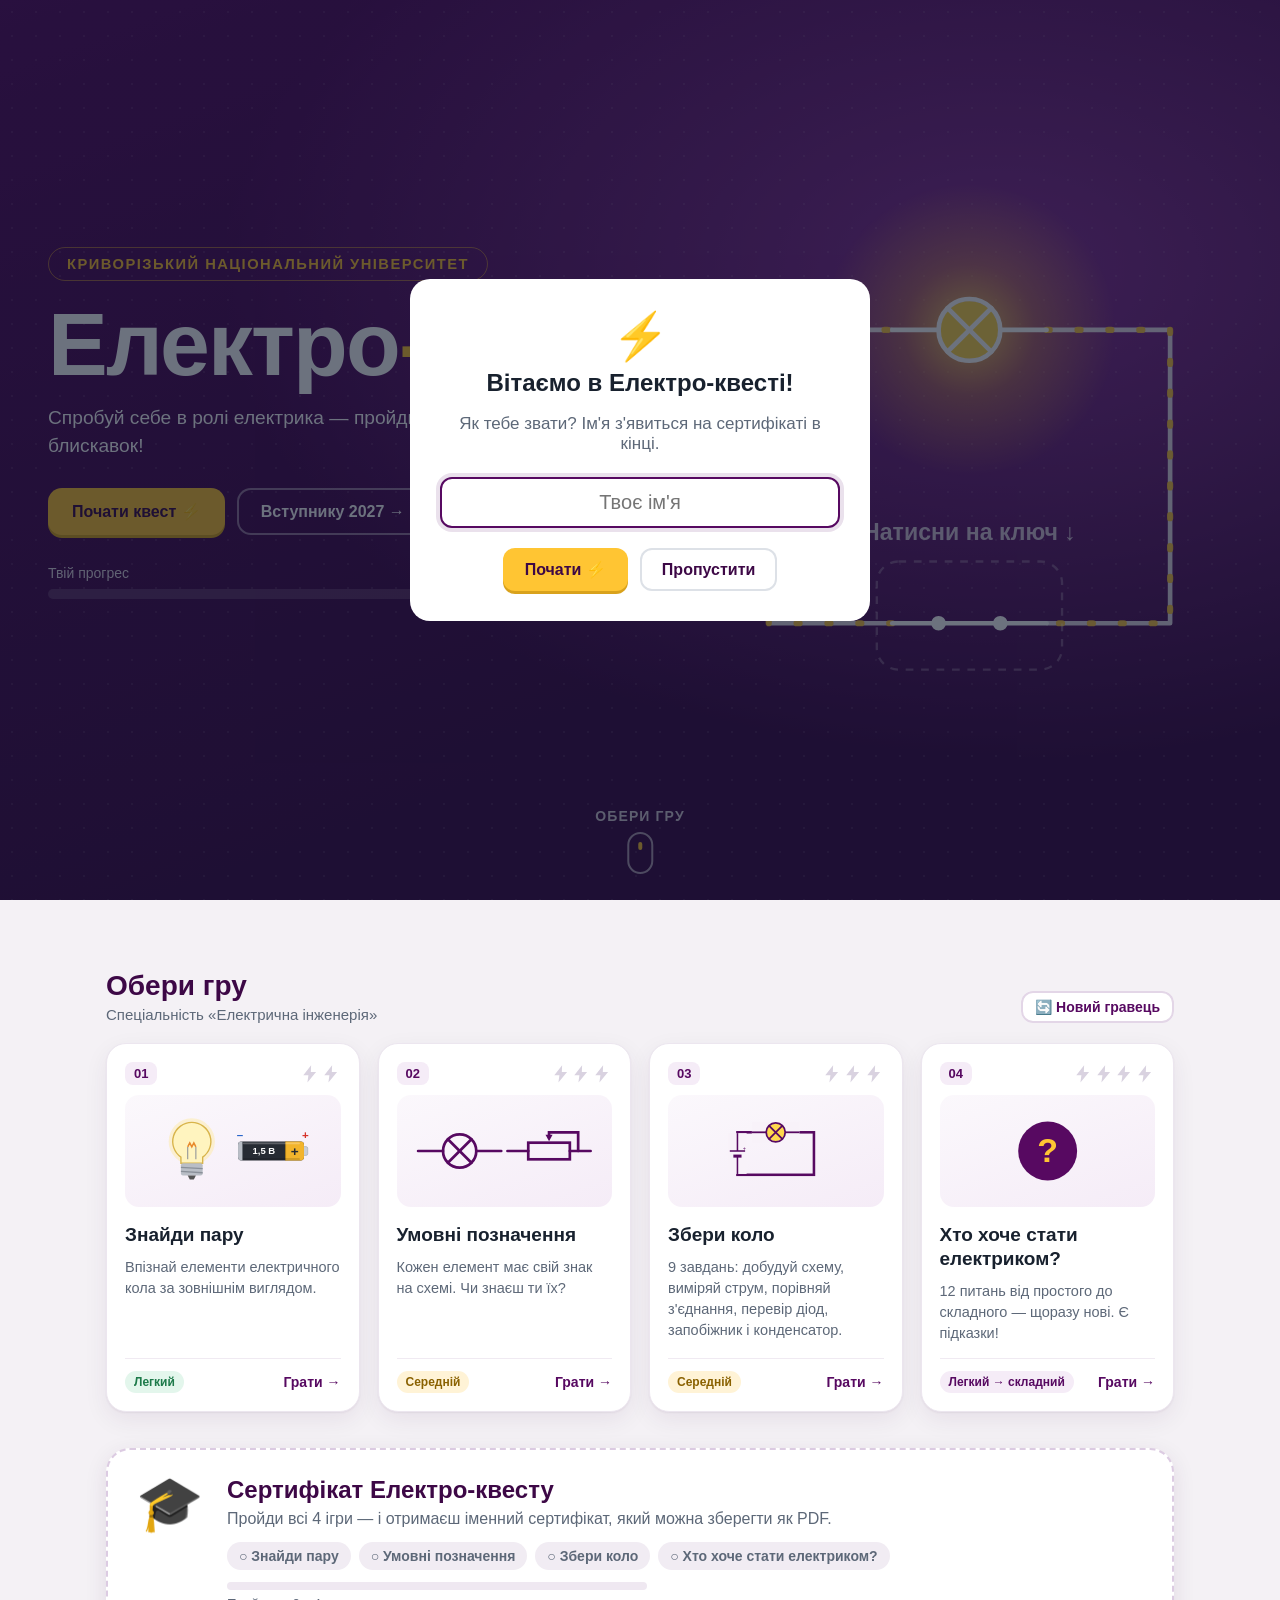
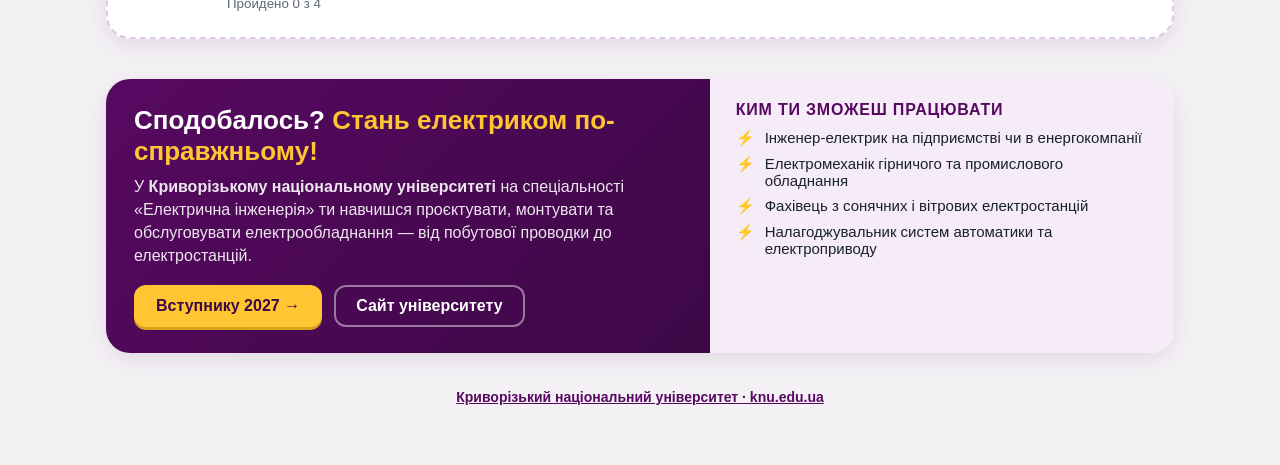
<file: index.html>
<!doctype html>
<html lang="uk">
<head>
<meta charset="utf-8">
<meta name="viewport" content="width=device-width, initial-scale=1">
<title>Електро-квест</title>
<link rel="stylesheet" href="css/style.css">
</head>
<body class="home">

<!-- Екран 1: заставка на весь екран -->
<header class="hero" id="top">
  <div class="hero-in">
    <div class="hero-text">
      <div id="logo" class="fx"></div>
      <div class="eyebrow fx" id="college"></div>
      <div class="greet fx" id="greet"></div>
      <h1 class="fx">Електро<span>-квест</span></h1>
      <p class="slogan fx" id="slogan"></p>
      <div class="hero-actions fx">
        <a class="btn btn-lg" href="#choose">Почати квест ⚡</a>
        <a class="btn btn-outline" id="hero-admit" target="_blank" rel="noopener"></a>
      </div>
      <div class="progress fx">
        <div class="progress-head"><span>Твій прогрес</span><span id="total"></span></div>
        <div class="progress-bar"><i id="total-bar"></i></div>
      </div>
    </div>
    <div class="hero-art fx" aria-hidden="true"><svg id="hero-svg" viewBox="10 -50 340 300" overflow="visible"></svg></div>
  </div>
  <a class="scroll-cue" href="#choose" aria-label="Перейти до вибору гри"><span>Обери гру</span><i></i></a>
</header>

<!-- Екран 2: вибір гри, сертифікат, вступ -->
<main class="wrap" id="choose">
  <div class="section-head reveal">
    <div>
      <h2>Обери гру</h2>
      <p id="spec"></p>
    </div>
    <div class="player-box">
      <span id="player-name"></span>
      <button class="btn btn-small" id="new-player" title="Стерти блискавки й почати заново">🔄 Новий гравець</button>
    </div>
  </div>
  <div class="games" id="games"></div>

  <!-- Сертифікат -->
  <section class="cert-box reveal" id="cert"></section>

  <section class="cta reveal">
    <div class="cta-main">
      <h2>Сподобалось? <span>Стань електриком по-справжньому!</span></h2>
      <p>У <b id="cta-college"></b> на спеціальності «<span id="cta-spec"></span>» ти навчишся проєктувати, монтувати та обслуговувати електрообладнання — від побутової проводки до електростанцій.</p>
      <div class="row">
        <a class="btn" id="cta-admit" target="_blank" rel="noopener"></a>
        <a class="btn btn-outline" id="cta-site" target="_blank" rel="noopener">Сайт університету</a>
      </div>
    </div>
    <div class="cta-jobs">
      <h3>Ким ти зможеш працювати</h3>
      <ul id="cta-jobs"></ul>
    </div>
  </section>

  <div class="footer"><a id="foot-site" target="_blank" rel="noopener"></a></div>
</main>

<script src="js/config.js"></script>
<script src="js/symbols.js"></script>
<script src="js/common.js"></script>
<script>
  const GAMES = [
    { id: 'match_elements', href: 'match.html?set=elements', title: 'Знайди пару',
      desc: 'Впізнай елементи електричного кола за зовнішнім виглядом.', lvl: 'Легкий', lc: 'easy',
      icon: `<svg viewBox="0 0 240 100"><g>${ILL.lamp}</g><g transform="translate(120,0)">${ILL.battery}</g></svg>` },
    { id: 'match_symbols', href: 'match.html?set=symbols', title: 'Умовні позначення',
      desc: 'Кожен елемент має свій знак на схемі. Чи знаєш ти їх?', lvl: 'Середній', lc: 'mid',
      icon: `<svg viewBox="0 0 170 44"><g fill="none" stroke="currentColor" stroke-width="2.6" stroke-linecap="round"><g transform="translate(2,2)">${symInner('lamp')}</g><g transform="translate(88,2)">${symInner('rheostat')}</g></g></svg>` },
    { id: 'circuit', href: 'circuit.html', title: 'Збери коло',
      desc: '9 завдань: добудуй схему, виміряй струм, порівняй з\'єднання, перевір діод, запобіжник і конденсатор.', lvl: 'Середній', lc: 'mid',
      // viewBox з запасом зверху й зліва, щоб лампа й батарейка не обрізалися
      icon: `<svg viewBox="-2 -8 124 80"><rect x="15" y="10" width="90" height="50" fill="none" stroke="currentColor" stroke-width="3"/><g transform="translate(60,10) scale(.7) translate(-40,-20)"><rect x="0" y="2" width="80" height="36" class="mask"/><g fill="none" stroke="currentColor" stroke-width="3">${symInner('lamp', { glow: 1 })}</g></g><g transform="translate(15,35) rotate(90) scale(.6) translate(-40,-20)"><rect x="0" y="2" width="80" height="36" class="mask"/><g fill="none" stroke="currentColor" stroke-width="3">${symInner('battery')}</g></g></svg>` },
    { id: 'quiz', href: 'quiz.html', title: 'Хто хоче стати електриком?',
      desc: '12 питань від простого до складного — щоразу нові. Є підказки!', lvl: 'Легкий → складний', lc: 'mix',
      icon: `<svg viewBox="0 0 100 60"><circle cx="50" cy="30" r="26" style="fill:var(--navy-2)"/><text x="50" y="40" text-anchor="middle" font-size="30" font-weight="800" fill="#ffc533" font-family="Arial">?</text></svg>` }
  ];

  /* Ілюстрація в шапці: просте коло «батарейка — лампа — ключ».
     Натискання на ключ вмикає й вимикає світло. */
  (function heroArt() {
    const place = (x, y, r, key, opt = {}, cls = '') =>
      `<g class="${cls}" transform="translate(${x},${y}) rotate(${r}) scale(1.25) translate(-40,-20)"><g fill="none" stroke="currentColor" stroke-width="2.4" stroke-linecap="round" stroke-linejoin="round">${symInner(key, opt)}</g></g>`;
    const wires = 'M50 85 V40 H130 M230 40 H310 V230 H230 M130 230 H50 V185';
    const svg = document.getElementById('hero-svg');
    svg.innerHTML = `
      <defs><radialGradient id="hg"><stop offset="0" stop-color="#ffe066" stop-opacity=".9"/><stop offset=".45" stop-color="#ffc533" stop-opacity=".35"/><stop offset="1" stop-color="#ffc533" stop-opacity="0"/></radialGradient></defs>
      <circle class="hero-glow" cx="180" cy="40" r="95" fill="url(#hg)"/>
      <path d="${wires}" class="hw"/>
      <path d="${wires}" class="hflow"/>
      ${place(50, 135, 90, 'battery')}
      ${place(180, 40, 0, 'lamp', { glow: 1 }, 'h-lamp')}
      <g class="h-switch" role="button" tabindex="0" aria-label="Ключ: увімкнути або вимкнути світло">
        <rect x="120" y="190" width="120" height="70" rx="14" class="h-hit"/>
        ${place(180, 230, 0, 'switch', { closed: true }, 'sw-on')}
        ${place(180, 230, 0, 'switch', { closed: false }, 'sw-off')}
      </g>
      <text class="h-hint" x="180" y="176" text-anchor="middle">Натисни на ключ ↓</text>`;
    const sw = svg.querySelector('.h-switch');
    const toggle = () => {
      const off = svg.classList.toggle('off');
      svg.querySelector('.h-hint').textContent = off ? 'Коло розімкнене — світла немає' : 'Коло замкнене — лампа світить!';
    };
    sw.addEventListener('click', toggle);
    sw.addEventListener('keydown', e => { if (e.key === 'Enter' || e.key === ' ') { e.preventDefault(); toggle(); } });
  })();

  /* Тексти з налаштувань */
  document.getElementById('college').textContent = CONFIG.college;
  document.getElementById('slogan').textContent = CONFIG.slogan;
  document.getElementById('spec').textContent = 'Спеціальність «' + CONFIG.speciality + '»';
  if (CONFIG.logo) document.getElementById('logo').innerHTML = `<img class="logo" src="${CONFIG.logo}" alt="${CONFIG.college}">`;
  document.getElementById('cta-college').textContent = CONFIG.collegeIn || CONFIG.college;
  document.getElementById('cta-spec').textContent = CONFIG.speciality;
  ['cta-admit', 'hero-admit'].forEach(id => {
    const a = document.getElementById(id);
    a.href = CONFIG.admission; a.textContent = CONFIG.admissionLabel + ' →';
  });
  document.getElementById('cta-site').href = CONFIG.site;
  document.getElementById('cta-jobs').innerHTML = CONFIG.careers.map(c => `<li>${c}</li>`).join('');
  const foot = document.getElementById('foot-site');
  foot.href = CONFIG.site; foot.textContent = CONFIG.college + ' · ' + CONFIG.site.replace(/^https?:\/\/(www\.)?|\/$/g, '');

  const esc = s => String(s || '').replace(/[&<>"]/g, c => ({ '&': '&amp;', '<': '&lt;', '>': '&gt;', '"': '&quot;' })[c]);

  /* Картки ігор, прогрес, гравець, сертифікат */
  function renderAll() {
    const prog = loadProgress();
    const player = loadPlayer();
    let sum = 0;
    const box = document.getElementById('games');
    box.innerHTML = '';
    GAMES.forEach((g, i) => {
      const s = prog[g.id] || 0; sum += s;
      const max = gameMax(g.id); // легша гра — менше блискавок, складніша — більше
      box.appendChild(el(`<a class="game-card reveal ${s === max ? 'complete' : ''}" style="--d:${i * 90}ms" href="${g.href}">
        <div class="gc-top"><span class="num">0${i + 1}</span><span class="gc-stars">${starsHTML(s, max)}</span></div>
        <div class="icon">${g.icon}</div>
        <h3>${g.title}</h3><p>${g.desc}</p>
        <div class="gc-foot"><span class="lvl ${g.lc}">${g.lvl}</span><span class="play">${s ? 'Ще раз' : 'Грати'} →</span></div></a>`));
    });
    document.getElementById('total').innerHTML = `<span class="bolt-ic on">${BOLT_SVG}</span> <b>${sum}</b> з ${MAX_TOTAL}`;
    requestAnimationFrame(() => document.getElementById('total-bar').style.width = (sum / MAX_TOTAL * 100) + '%');

    const name = player && player.name;
    document.getElementById('greet').innerHTML = name ? `Привіт, <b>${esc(name)}</b>! 👋` : '';
    document.getElementById('player-name').innerHTML = name ? `Гравець: <b>${esc(name)}</b>` : '';

    renderCert(prog, player || {});
    observeReveal();
  }

  // Сертифікат: відкривається, коли пройдено всі 4 гри (хоча б по 1 блискавці)
  function renderCert(prog, p) {
    const done = GAMES.filter(g => (prog[g.id] || 0) > 0).length;
    const box = document.getElementById('cert');
    if (done < GAMES.length) {
      box.className = 'cert-box reveal locked';
      box.innerHTML = `<div class="cert-ico">🎓</div>
        <div class="cert-body"><h2>Сертифікат Електро-квесту</h2>
          <p>Пройди всі 4 ігри — і отримаєш іменний сертифікат, який можна зберегти як PDF.</p>
          <div class="cert-steps">${GAMES.map(g => `<span class="${prog[g.id] ? 'ok' : ''}">${prog[g.id] ? '✓' : '○'} ${g.title}</span>`).join('')}</div>
          <div class="cert-meter"><i style="width:${done / GAMES.length * 100}%"></i></div>
          <small>Пройдено ${done} з ${GAMES.length}</small></div>`;
      return;
    }
    box.className = 'cert-box reveal open';
    box.innerHTML = `<div class="cert-ico">🎓</div>
      <div class="cert-body"><h2>Вітаємо! Сертифікат чекає на тебе</h2>
        <p>Заповни дані — вони з'являться на сертифікаті.</p>
        <form class="cert-form" id="cert-form" novalidate>
          <label class="f-name">Ім'я та прізвище*<input name="name" maxlength="40" value="${esc(p.name)}" placeholder="Наприклад, Олена Коваль"><span class="err"></span></label>
          <div class="f-gender"><span class="lbl">Хто ти?*</span>
            <div class="seg" role="radiogroup">
              <label><input type="radio" name="gender" value="m"><span>👦 Учень</span></label>
              <label><input type="radio" name="gender" value="f"><span>👧 Учениця</span></label>
            </div><span class="err" id="g-err"></span></div>
          <label class="f-school">Навчальний заклад<input name="school" maxlength="60" value="${esc(p.school)}" placeholder="Наприклад, Ліцей № 5 або коледж"><span class="err"></span></label>
          <label class="f-grade">Клас / курс<input name="grade" maxlength="12" value="${esc(p.grade)}" placeholder="9-А"><span class="err"></span></label>
          <label class="f-city">Місто<input name="city" maxlength="30" value="${esc(p.city)}" placeholder="Кривий Ріг"><span class="err"></span></label>
          <button class="btn btn-lg" type="submit">🎓 Отримати сертифікат</button>
        </form></div>`;
    const form = document.getElementById('cert-form');
    // перевіряємо кожне поле; помилку показуємо під ним
    const validate = input => {
      const msg = checkField(input.name, input.value);
      input.classList.toggle('bad-input', !!msg);
      input.nextElementSibling.textContent = msg;
      return !msg;
    };
    const textInputs = [...form.querySelectorAll('input:not([type=radio])')];
    textInputs.forEach(i => i.addEventListener('blur', () => validate(i)));

    // Стать: вибрана раніше, або здогадка за ім'ям. Якщо учень змінює ім'я — перемикач підлаштовується,
    // доки учень сам не натисне на нього в цій формі
    let genderTouched = false;
    const setGender = g => { const r = form.querySelector(`input[name=gender][value="${g}"]`); if (r) r.checked = true; };
    setGender(p.gender || guessGender(p.name));
    form.querySelectorAll('input[name=gender]').forEach(r => r.addEventListener('change', () => { genderTouched = true; form.querySelector('#g-err').textContent = ''; }));
    form.name.addEventListener('input', () => { if (!genderTouched) setGender(guessGender(form.name.value)); });

    form.onsubmit = e => {
      e.preventDefault();
      const ok = textInputs.map(validate).every(Boolean);
      const g = (form.querySelector('input[name=gender]:checked') || {}).value;
      form.querySelector('#g-err').textContent = g ? '' : 'Обери, будь ласка.';
      if (!ok || !g) { (textInputs.find(i => i.classList.contains('bad-input')) || form.querySelector('.seg input')).focus(); return; }
      const v = n => form[n].value.trim().replace(/\s+/g, ' ');
      savePlayer({ ...loadPlayer(), name: tidyName(v('name')), gender: g, school: v('school'), grade: tidyGrade(v('grade')), city: tidyName(v('city')) });
      location.href = 'certificate.html';
    };
  }

  /* Вікно «Як тебе звати?» — при першому вході або для нового гравця */
  function askName(isNew) {
    const m = el(`<div class="modal-bg"><form class="modal welcome">
      <div class="welcome-bolt">⚡</div>
      <h2>${isNew ? 'Новий гравець' : 'Вітаємо в Електро-квесті!'}</h2>
      <p>Як тебе звати? Ім'я з'явиться на сертифікаті в кінці.</p>
      <input name="name" maxlength="40" placeholder="Твоє ім'я" autocomplete="off">
      <div class="err"></div>
      <div class="row"><button class="btn" type="submit">Почати ⚡</button>
      <button class="btn btn-ghost" type="button" id="skip">Пропустити</button></div></form></div>`);
    document.body.appendChild(m);
    const inp = m.querySelector('input');
    setTimeout(() => inp.focus(), 50);
    const done = name => { savePlayer({ name }); m.remove(); renderAll(); };
    m.querySelector('form').onsubmit = e => {
      e.preventDefault();
      const msg = checkField('name', inp.value);
      m.querySelector('.err').textContent = msg;
      inp.classList.toggle('bad-input', !!msg);
      if (msg) { inp.focus(); return; }
      done(tidyName(inp.value));
    };
    m.querySelector('#skip').onclick = () => done('');
  }

  // «Новий гравець»: підтвердження, стирання блискавок і даних
  document.getElementById('new-player').onclick = () => {
    const m = el(`<div class="modal-bg"><div class="modal">
      <div class="welcome-bolt">🔄</div><h2>Почати з нуля?</h2>
      <p>Усі блискавки та ім'я на цьому пристрої буде стерто. Це зручно, коли грає наступний учень.</p>
      <div class="row"><button class="btn" id="yes">Так, новий гравець</button><button class="btn btn-ghost" id="no">Скасувати</button></div></div></div>`);
    document.body.appendChild(m);
    m.querySelector('#no').onclick = () => m.remove();
    m.querySelector('#yes').onclick = () => { m.remove(); resetAll(); renderAll(); askName(true); };
  };

  /* Плавна поява блоків при прокручуванні */
  let io;
  function observeReveal() {
    if (!('IntersectionObserver' in window)) { document.querySelectorAll('.reveal').forEach(e => e.classList.add('in')); return; }
    io = io || new IntersectionObserver(es => es.forEach(e => {
      if (!e.isIntersecting) return;
      const t = e.target;
      t.classList.add('in'); io.unobserve(t);
      setTimeout(() => t.classList.add('settled'), 900 + (parseInt(t.style.getPropertyValue('--d')) || 0));
    }), { threshold: 0.12 });
    document.querySelectorAll('.reveal:not(.in)').forEach(e => io.observe(e));
  }

  renderAll();
  if (!loadPlayer()) askName(false); // перший вхід — питаємо ім'я

  // Повернення з гри (index.html#choose або #cert) — одразу показуємо вибір ігор, без заставки
  if (location.hash === '#choose' || location.hash === '#cert') {
    const target = document.querySelector(location.hash);
    document.querySelectorAll('.reveal').forEach(e => e.classList.add('in', 'settled'));
    const jump = () => {
      const y = target.getBoundingClientRect().top + window.scrollY - (location.hash === '#cert' ? 80 : 0);
      window.scrollTo({ top: y, behavior: 'instant' });
    };
    jump();                                   // одразу
    window.addEventListener('load', jump, { once: true }); // і ще раз, коли все завантажилось
  }
</script>
</body>
</html>
</file>
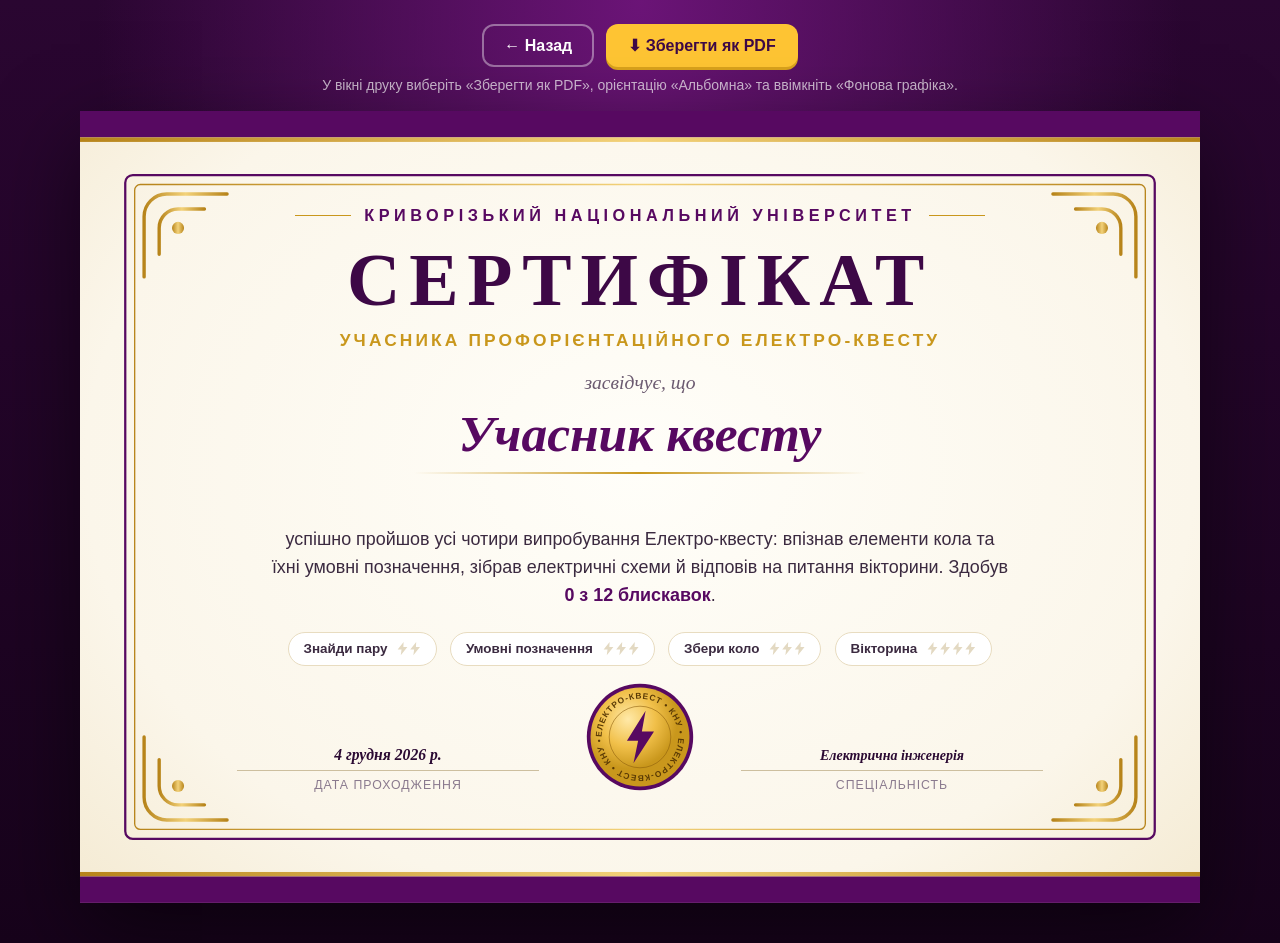
<file: certificate.html>
<!doctype html>
<html lang="uk">
<head>
<meta charset="utf-8">
<meta name="viewport" content="width=device-width, initial-scale=1">
<title>Сертифікат — Електро-квест</title>
<link rel="stylesheet" href="css/style.css">
<style>
  /* Сертифікат. Розміри в cqw (частки ширини аркуша) — тому однаково виглядає на екрані й у PDF.
     Друк = A4 альбомний без полів; кнопки не друкуються. */
  @page { size: A4 landscape; margin: 0; }
  body.cert-page {
    min-height: 100vh; display: flex; flex-direction: column; align-items: center; padding: 24px 16px 40px;
    background: radial-gradient(ellipse at 50% 0, #6b1477, transparent 60%), linear-gradient(180deg, #2a0631, #17031b);
  }
  .cert-tools { display: flex; gap: 12px; flex-wrap: wrap; justify-content: center; margin-bottom: 10px; }
  .cert-tools .btn-ghost { background: transparent; color: #fff; box-shadow: 0 0 0 2px rgba(255, 255, 255, .4) inset; }
  .cert-tip { color: rgba(255, 255, 255, .7); font-size: 14px; text-align: center; margin: 0 0 18px; }

  .sheet {
    --gold: #c9971c; --gold-l: #f3d27a; --ink2: #2b0a33;
    width: min(1120px, 100%); aspect-ratio: 297 / 210; position: relative; overflow: hidden;
    background:
      radial-gradient(ellipse at 50% 45%, #fffef9 0, #fbf6ea 70%, #f4ead2 100%);
    color: var(--ink2); box-shadow: 0 30px 80px rgba(0, 0, 0, .5);
    container-type: inline-size; animation: sheet-in .6s cubic-bezier(.2, .8, .2, 1);
    -webkit-print-color-adjust: exact; print-color-adjust: exact;
  }
  @keyframes sheet-in { from { opacity: 0; transform: translateY(16px) scale(.98); } }
  .sheet > svg.deco { position: absolute; inset: 0; width: 100%; height: 100%; }

  /* Зона тексту — всередині рамки й не заходить на золоті кутики */
  .content { position: absolute; inset: 8.6cqw 10cqw 9.8cqw; display: flex; flex-direction: column; align-items: center; text-align: center; }
  .uni { display: flex; align-items: center; gap: 1.2cqw; font: 800 1.45cqw/1 "Segoe UI", Arial, sans-serif; letter-spacing: .28em; text-transform: uppercase; color: #570961; }
  .uni::before, .uni::after { content: ""; width: 5cqw; height: .14cqw; background: var(--gold); }
  .title { font: 700 6.6cqw/1 Georgia, "Times New Roman", serif; letter-spacing: .12em; margin-top: 2.2cqw; color: #3d0846; }
  .sub { font: 600 1.55cqw/1.2 "Segoe UI", Arial, sans-serif; letter-spacing: .18em; text-transform: uppercase; color: var(--gold); margin-top: 1.1cqw; }
  .awarded { font: italic 1.75cqw/1 Georgia, serif; color: #6b5a70; margin-top: 2.6cqw; }
  .name { font: italic 700 4.6cqw/1.15 Georgia, "Times New Roman", serif; color: #570961; margin-top: 1cqw; padding: 0 4cqw 1cqw; position: relative; }
  .name::after { content: ""; position: absolute; left: 0; right: 0; bottom: 0; height: .18cqw; background: linear-gradient(90deg, transparent, var(--gold), transparent); }
  .who { font: 600 1.5cqw/1.3 "Segoe UI", Arial, sans-serif; color: #6b5a70; margin-top: 1cqw; min-height: 1.95cqw; }
  .text { font: 1.6cqw/1.55 "Segoe UI", Arial, sans-serif; max-width: 66cqw; margin-top: 1.7cqw; color: #3b2a40; }
  .text b { color: #570961; }

  .results { display: flex; gap: 1.2cqw; margin-top: 2cqw; }
  .res { display: flex; align-items: center; gap: .9cqw; padding: .75cqw 1.3cqw; border-radius: 99cqw; background: #fff; border: .12cqw solid #e8dcc0; }
  .res span { font: 700 1.2cqw/1 "Segoe UI", Arial, sans-serif; color: #3b2a40; white-space: nowrap; }
  .res svg { height: 1.35cqw; width: auto; display: block; }

  /* Низ: дата й спеціальність — симметрично, по центру над лініями, однаковим шрифтом */
  .footer { margin-top: auto; width: 100%; padding: 0 4cqw; display: grid; grid-template-columns: 1fr auto 1fr; align-items: end; }
  .sig { width: 27cqw; text-align: center; font: 1.1cqw/1.3 "Segoe UI", Arial, sans-serif; color: #8a7a8e; letter-spacing: .08em; text-transform: uppercase; }
  .sig b { display: flex; align-items: flex-end; justify-content: center; min-height: 3.6cqw; font: italic 700 1.4cqw/1.25 Georgia, serif; color: var(--ink2);
    letter-spacing: 0; text-transform: none; padding-bottom: .5cqw; margin-bottom: .55cqw; border-bottom: .12cqw solid #cdbf9f; }
  .sig.l { justify-self: start; } .sig.r { justify-self: end; }
  .sig.r b { font-size: 1.25cqw; } /* довга назва спеціальності — у два рядки */
  .seal { width: 10cqw; height: 10cqw; margin: 0 2cqw; }
  .title { margin-top: 1.8cqw !important; }
  .awarded { margin-top: 2cqw !important; }

  @media print {
    body.cert-page { background: none; padding: 0; display: block; }
    .cert-tools, .cert-tip { display: none !important; }
    .sheet { width: 297mm; height: 210mm; aspect-ratio: auto; box-shadow: none; animation: none; }
  }
</style>
</head>
<body class="cert-page">
  <div class="cert-tools">
    <a class="btn btn-ghost" href="index.html#cert">← Назад</a>
    <button class="btn" id="print">⬇ Зберегти як PDF</button>
  </div>
  <p class="cert-tip">У вікні друку виберіть «Зберегти як PDF», орієнтацію «Альбомна» та ввімкніть «Фонова графіка».</p>

  <div class="sheet">
    <!-- Рамка й орнамент (векторні — рівні при будь-якому розмірі) -->
    <svg class="deco" viewBox="0 0 297 210" preserveAspectRatio="none" aria-hidden="true">
      <defs>
        <linearGradient id="gd" x1="0" x2="1"><stop offset="0" stop-color="#b7841a"/><stop offset=".5" stop-color="#f3d27a"/><stop offset="1" stop-color="#b7841a"/></linearGradient>
        <g id="corner" fill="none" stroke="url(#gd)" stroke-width=".9" stroke-linecap="round">
          <path d="M0 22 V6 a6 6 0 0 1 6 -6 H22"/>
          <path d="M4 16 V9 a5 5 0 0 1 5 -5 H16"/>
          <circle cx="9" cy="9" r="1.6" fill="url(#gd)" stroke="none"/>
        </g>
      </defs>
      <rect x="0" y="0" width="297" height="7" fill="#570961"/>
      <rect x="0" y="7" width="297" height="1.2" fill="url(#gd)"/>
      <rect x="0" y="201.8" width="297" height="1.2" fill="url(#gd)"/>
      <rect x="0" y="203" width="297" height="7" fill="#570961"/>
      <rect x="12" y="17" width="273" height="176" rx="2" fill="none" stroke="#570961" stroke-width=".6"/>
      <rect x="14.5" y="19.5" width="268" height="171" rx="1.5" fill="none" stroke="url(#gd)" stroke-width=".35"/>
      <use href="#corner" transform="translate(17 22)"/>
      <use href="#corner" transform="translate(280 22) scale(-1 1)"/>
      <use href="#corner" transform="translate(17 188) scale(1 -1)"/>
      <use href="#corner" transform="translate(280 188) scale(-1 -1)"/>
    </svg>

    <div class="content">
      <div class="uni" id="c-uni"></div>
      <div class="title">СЕРТИФІКАТ</div>
      <div class="sub">учасника профорієнтаційного Електро-квесту</div>
      <div class="awarded">засвідчує, що</div>
      <div class="name" id="c-name"></div>
      <div class="who" id="c-who"></div>
      <div class="text" id="c-text"></div>
      <div class="results" id="c-res"></div>
      <div class="footer">
        <div class="sig l"><b id="c-date"></b>дата проходження</div>
        <svg class="seal" viewBox="0 0 120 120" aria-hidden="true">
          <defs>
            <radialGradient id="sg" cx=".38" cy=".32"><stop offset="0" stop-color="#ffe9a8"/><stop offset=".55" stop-color="#f1c04a"/><stop offset="1" stop-color="#c9971c"/></radialGradient>
            <path id="ring" d="M60 60 m-41 0 a41 41 0 1 1 82 0 a41 41 0 1 1 -82 0"/>
          </defs>
          <circle cx="60" cy="60" r="57" fill="#570961"/>
          <circle cx="60" cy="60" r="53" fill="url(#sg)"/>
          <circle cx="60" cy="60" r="33" fill="none" stroke="#8a5d0c" stroke-width="1" opacity=".6"/>
          <!-- напис рівно двічі по колу: textLength = довжина кола (2π·41 ≈ 257) -->
          <text font-family="Segoe UI, Arial, sans-serif" font-size="9" font-weight="800" fill="#5a3a05">
            <textPath href="#ring" startOffset="0" textLength="255" lengthAdjust="spacing">ЕЛЕКТРО-КВЕСТ • КНУ • ЕЛЕКТРО-КВЕСТ • КНУ •</textPath>
          </text>
          <path d="M66 32 L46 64 H58 L53 88 L75 54 H62 Z" fill="#570961"/>
        </svg>
        <div class="sig r"><b id="c-spec"></b>спеціальність</div>
      </div>
    </div>
  </div>

<script src="js/config.js"></script>
<script src="js/common.js"></script>
<script>
  const GAMES = [
    ['match_elements', 'Знайди пару'], ['match_symbols', 'Умовні позначення'],
    ['circuit', 'Збери коло'], ['quiz', 'Вікторина']
  ];
  const p = loadPlayer() || {};
  const prog = loadProgress();
  const total = GAMES.reduce((s, [id]) => s + (prog[id] || 0), 0);
  const set = (id, v) => document.getElementById(id).textContent = v;
  // повторна перевірка: на сертифікат потрапляють лише охайні дані
  const safe = (kind, v) => v && !checkField(kind, v) ? v : '';

  // блискавки — векторні, однакові й рівні; кількість залежить від складності гри
  const bolt = (x, on) => `<path d="M13.5 1.5 4 13.5h6.2L9 22.5l10.5-12.8h-6.4z" transform="translate(${x} 0)" fill="${on ? '#e0a91f' : '#e3d9c2'}"/>`;
  const stars = (n, max) => `<svg viewBox="0 0 ${max * 20 - 2} 24">${Array.from({ length: max }, (_, i) => bolt(i * 20 - 3, i < n)).join('')}</svg>`;

  set('c-uni', CONFIG.college);
  set('c-name', safe('name', p.name) || 'Учасник квесту');
  set('c-who', [safe('school', p.school), gradeLabel(safe('grade', p.grade)), safe('city', p.city)].filter(Boolean).join('  ·  '));
  // текст у потрібному роді: стать обрав учень, або здогадка за ім'ям
  const fem = (p.gender || guessGender(p.name)) === 'f';
  const g = (m, f) => fem ? f : m;
  document.getElementById('c-text').innerHTML =
    `успішно ${g('пройшов', 'пройшла')} усі чотири випробування Електро-квесту: ${g('впізнав', 'впізнала')} елементи кола та їхні умовні позначення, ${g('зібрав', 'зібрала')} електричні схеми й ${g('відповів', 'відповіла')} на питання вікторини. ${g('Здобув', 'Здобула')} <b>${total} з ${MAX_TOTAL} блискавок</b>.`;
  document.getElementById('c-res').innerHTML = GAMES.map(([id, t]) => `<div class="res"><span>${t}</span>${stars(prog[id] || 0, gameMax(id))}</div>`).join('');
  set('c-date', new Date().toLocaleDateString('uk-UA', { day: 'numeric', month: 'long', year: 'numeric' }));
  set('c-spec', CONFIG.speciality);
  document.title = 'Сертифікат — ' + (safe('name', p.name) || 'Електро-квест'); // назва PDF-файлу за замовчуванням

  document.getElementById('print').onclick = () => window.print();
  if (total >= MAX_TOTAL * 0.75) setTimeout(confetti, 500);
</script>
</body>
</html>
</file>
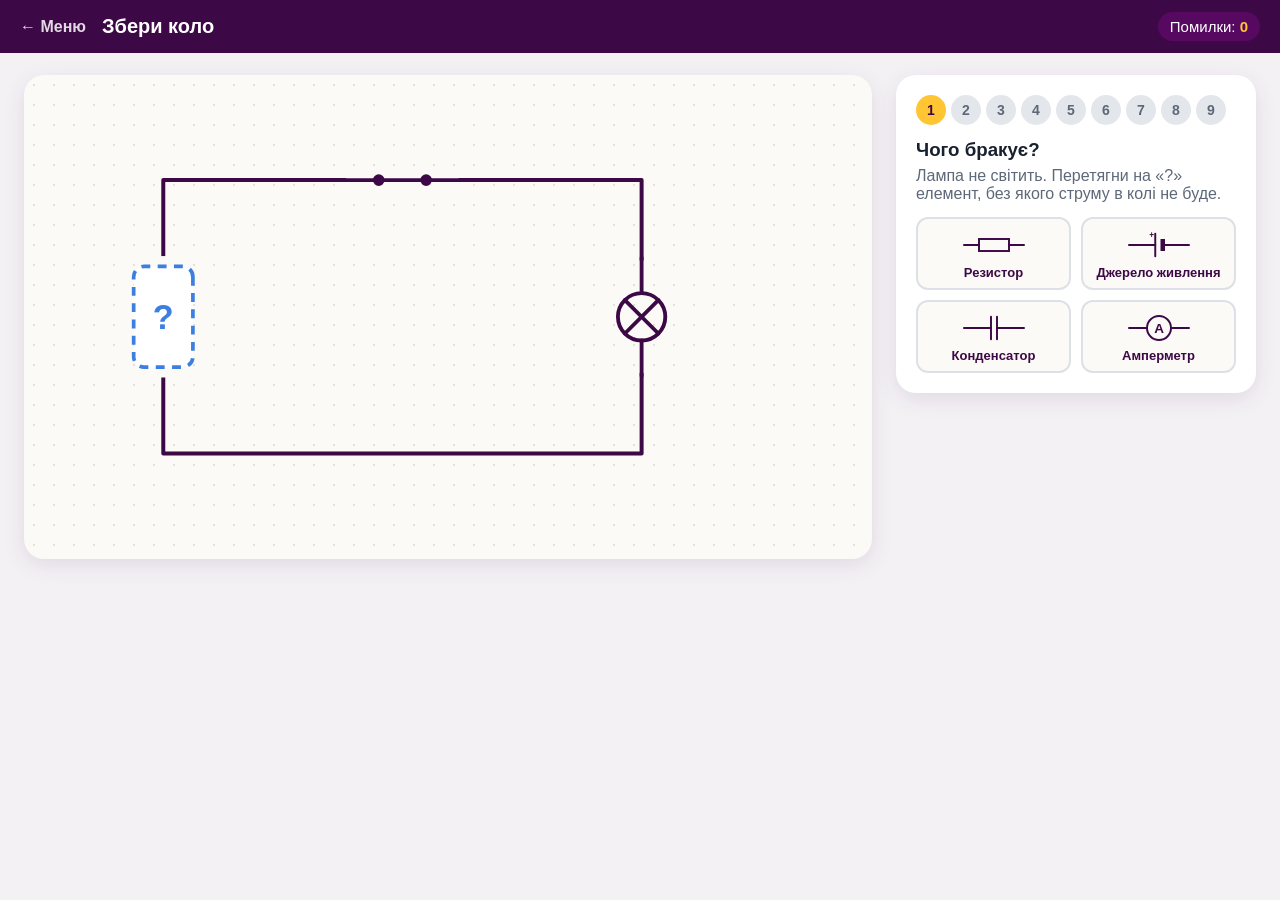
<file: circuit.html>
<!doctype html>
<html lang="uk">
<head>
<meta charset="utf-8">
<meta name="viewport" content="width=device-width, initial-scale=1">
<title>Збери коло</title>
<link rel="stylesheet" href="css/style.css">
</head>
<body>
<div class="topbar">
  <a class="back" href="index.html#choose">← Меню</a>
  <h1>Збери коло</h1>
  <div class="stat" title="Помилки"><span class="lbl">Помилки: </span><span class="ico">✖ </span><b id="s-err">0</b></div>
</div>
<main class="wrap wrap-full">
  <div class="circuit-layout">
    <div class="board"><svg id="board" viewBox="0 0 720 400"></svg></div>
    <aside class="side" id="side"></aside>
  </div>
</main>

<script src="js/config.js"></script>
<script src="js/symbols.js"></script>
<script src="js/common.js"></script>
<script src="js/circuit.js"></script>
</body>
</html>
</file>
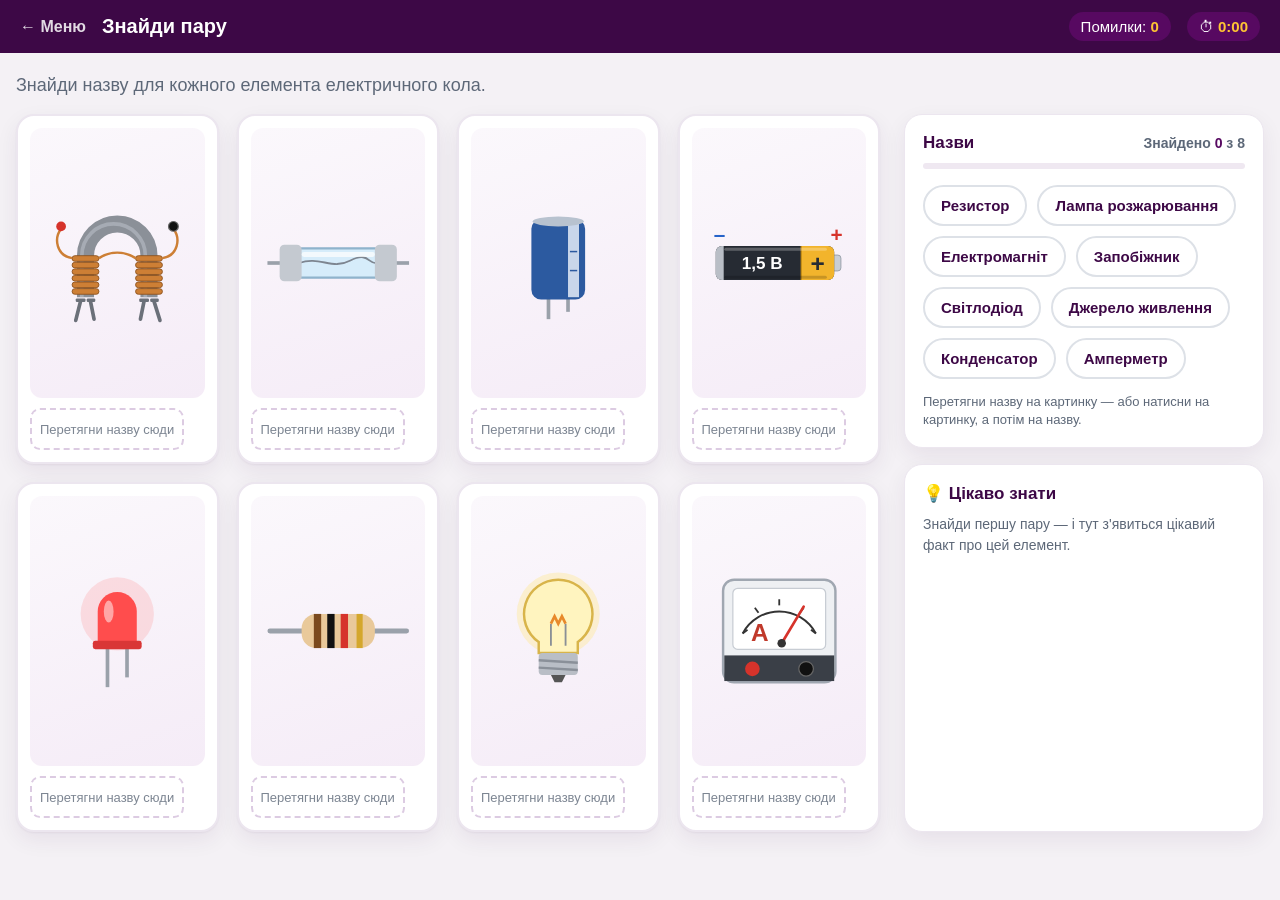
<file: match.html>
<!doctype html>
<html lang="uk">
<head>
<meta charset="utf-8">
<meta name="viewport" content="width=device-width, initial-scale=1">
<title>Знайди пару</title>
<link rel="stylesheet" href="css/style.css">
</head>
<body>
<div class="topbar">
  <a class="back" href="index.html#choose">← Меню</a>
  <h1 id="title">Знайди пару</h1>
  <div class="stat" title="Помилки"><span class="lbl">Помилки: </span><span class="ico">✖ </span><b id="s-err">0</b></div>
  <div class="stat">⏱ <b id="s-time">0:00</b></div>
</div>
<main class="wrap wrap-wide">
  <p class="task" id="task"></p>
  <div class="match-layout">
    <section class="pics" id="pics"></section>
    <aside class="match-side">
      <div class="panel names-panel">
        <div class="panel-h"><span>Назви</span><span class="muted">Знайдено <b id="s-pairs">0</b> з <span id="s-total">0</span></span></div>
        <div class="mini-progress"><i id="s-bar"></i></div>
        <div class="names" id="names"></div>
        <div class="names-hint">Перетягни назву на картинку — або натисни на картинку, а потім на назву.</div>
      </div>
      <div class="panel fact-panel" id="fact"></div>
    </aside>
  </div>
</main>

<script src="js/config.js"></script>
<script src="js/symbols.js"></script>
<script src="js/common.js"></script>
<script src="js/match.js"></script>
</body>
</html>
</file>
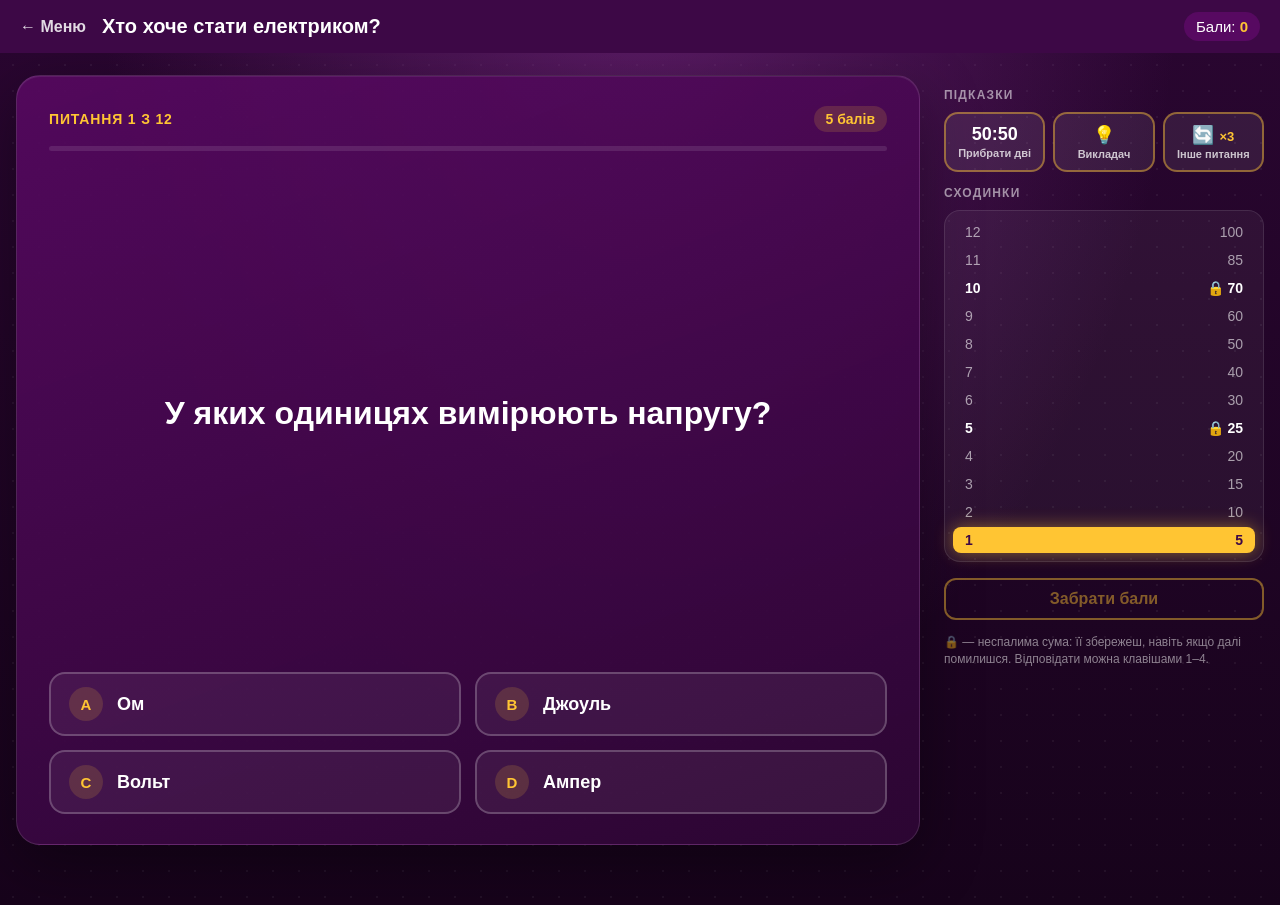
<file: quiz.html>
<!doctype html>
<html lang="uk">
<head>
<meta charset="utf-8">
<meta name="viewport" content="width=device-width, initial-scale=1">
<title>Хто хоче стати електриком?</title>
<link rel="stylesheet" href="css/style.css">
</head>
<body class="quiz-page">
<div class="topbar">
  <a class="back" href="index.html#choose">← Меню</a>
  <h1>Хто хоче стати електриком?</h1>
  <div class="stat">Бали: <b id="s-score">0</b></div>
</div>
<main class="wrap wrap-wide">
  <div class="quiz-layout">
    <section class="qcard" id="qcard"></section>
    <aside class="quiz-side">
      <div class="side-title">Підказки</div>
      <div class="lifelines" id="lifelines"></div>
      <div class="side-title">Сходинки</div>
      <div class="ladder" id="ladder"></div>
      <button class="btn btn-take" id="take">Забрати бали</button>
      <p class="side-note">🔒 — неспалима сума: її збережеш, навіть якщо далі помилишся. Відповідати можна клавішами 1–4.</p>
    </aside>
  </div>
</main>

<script src="js/config.js"></script>
<script src="js/symbols.js"></script>
<script src="js/common.js"></script>
<script src="js/quiz.js"></script>
</body>
</html>
</file>
<file: css/style.css>
/* Фірмові кольори КНУ: фіолетовий з логотипа (#570961) + жовтий «електричний» акцент.
   --navy — основний темний колір (назва лишилась з чернетки). */
:root {
  --navy: #3d0846;
  --navy-2: #570961;
  --brand-light: #8a2f97;
  --brand-tint: #f5ecf7;
  --yellow: #ffc533;
  --yellow-2: #ffdd7a;
  --green: #2fb36d;
  --red: #e5484d;
  --blue: #3c7fe0;
  --bg: #f4f1f5;
  --card: #ffffff;
  --ink: #18212e;
  --muted: #5d6878;
  --line: #dde1e7;
  --board: #fbfaf6;
  --radius: 16px;
  --shadow: 0 6px 22px rgba(61, 8, 70, .10);
}
* { box-sizing: border-box; }
html, body { margin: 0; }
body {
  font-family: "Segoe UI", Roboto, "Helvetica Neue", Arial, sans-serif;
  background: var(--bg);
  color: var(--ink);
  min-height: 100vh;
  -webkit-tap-highlight-color: transparent;
}
button { font: inherit; cursor: pointer; }
a { color: inherit; }

/* ---------- Верхня панель ---------- */
.topbar {
  background: var(--navy);
  color: #fff;
  display: flex; align-items: center; gap: 16px;
  padding: 12px 20px;
  position: sticky; top: 0; z-index: 10;
}
.topbar .back { text-decoration: none; opacity: .85; font-weight: 600; white-space: nowrap; }
.topbar .back:hover { opacity: 1; color: var(--yellow); }
.topbar h1 { font-size: 20px; margin: 0; flex: 1; font-weight: 700; }
.topbar .stat { font-variant-numeric: tabular-nums; background: var(--navy-2); padding: 6px 12px; border-radius: 999px; font-size: 15px; white-space: nowrap; }
.topbar .stat b { color: var(--yellow); }
.topbar .stat .ico { display: none; color: #ff8a8e; }
@media (max-width: 600px) {
  .topbar { flex-wrap: wrap; gap: 6px 10px; padding: 10px 14px; }
  .topbar h1 { font-size: 17px; flex: 1 1 auto; }
  .topbar .stat { font-size: 13px; padding: 4px 10px; }
  .topbar .stat:first-of-type { margin-left: auto; }
  /* одна компактна смуга: «Помилки:» → ✖, щоб усе вміщалося в рядок */
  .topbar { flex-wrap: nowrap; gap: 8px; }
  .topbar h1 { font-size: 16px; min-width: 0; overflow: hidden; text-overflow: ellipsis; white-space: nowrap; }
  .topbar .back { font-size: 14px; }
  .topbar .stat .lbl { display: none; }
  .topbar .stat .ico { display: inline; }
}

.wrap { max-width: 1100px; margin: 0 auto; padding: 22px 16px 60px; }
.task { font-size: 18px; color: var(--muted); margin: 0 0 18px; }

/* ---------- Кнопки ---------- */
.btn {
  display: inline-flex; align-items: center; justify-content: center; gap: 8px;
  background: var(--yellow); color: var(--navy); border: 0;
  padding: 12px 22px; border-radius: 12px; font-weight: 700; font-size: 16px;
  text-decoration: none; transition: transform .1s, box-shadow .2s;
  box-shadow: 0 3px 0 #d9a21c;
}
.btn:hover { transform: translateY(-1px); }
.btn:active { transform: translateY(2px); box-shadow: none; }
.btn:disabled { opacity: .45; cursor: default; transform: none; }
.btn-ghost { background: #fff; box-shadow: 0 0 0 2px var(--line) inset; }
.row { display: flex; gap: 12px; justify-content: center; flex-wrap: wrap; }

.btn-lg { padding: 15px 28px; font-size: 17px; }
.btn-outline { background: transparent; color: #fff; box-shadow: 0 0 0 2px rgba(255, 255, 255, .45) inset; }
.btn-outline:hover { box-shadow: 0 0 0 2px var(--yellow) inset; color: var(--yellow); }

/* ---------- Головна ---------- */
html { scroll-behavior: smooth; }
.hero {
  color: #fff; position: relative; overflow: hidden;
  background:
    radial-gradient(rgba(255, 255, 255, .09) 1.2px, transparent 1.2px) 0 0 / 24px 24px,
    radial-gradient(ellipse at 78% 30%, var(--brand-light) 0, transparent 55%),
    linear-gradient(160deg, var(--navy-2) 0%, var(--navy) 70%);
  /* Перший екран — заставка на всю висоту (без заокруглень знизу: інакше по кутах видно світлий фон) */
  min-height: 100vh; min-height: 100svh; display: flex; flex-direction: column; justify-content: center;
}
.hero-in {
  max-width: 1440px; width: 100%; margin: 0 auto; padding: 56px 48px 110px;
  display: grid; grid-template-columns: 1fr 1fr; gap: 48px; align-items: center;
}
.hero h1 { font-size: clamp(44px, 7vw, 96px) !important; }
.hero .greet { font-size: 20px; margin-top: 18px; opacity: .9; }
.hero .greet:empty { display: none; }
.hero .greet b { color: var(--yellow); }

/* Підказка «прокрути вниз» */
.scroll-cue {
  position: absolute; left: 50%; bottom: 26px; transform: translateX(-50%);
  display: flex; flex-direction: column; align-items: center; gap: 8px;
  color: rgba(255, 255, 255, .8); text-decoration: none; font-weight: 700; font-size: 14px; letter-spacing: .08em; text-transform: uppercase;
}
.scroll-cue i { width: 26px; height: 42px; border: 2px solid rgba(255, 255, 255, .6); border-radius: 14px; position: relative; }
.scroll-cue i::after { content: ""; position: absolute; left: 50%; top: 8px; width: 4px; height: 8px; margin-left: -2px; border-radius: 2px; background: var(--yellow); animation: wheel 1.6s ease-in-out infinite; }
@keyframes wheel { 0% { opacity: 0; transform: translateY(-4px); } 30% { opacity: 1; } 100% { opacity: 0; transform: translateY(14px); } }
.scroll-cue:hover { color: var(--yellow); }
#choose { scroll-margin-top: 8px; }

/* Анімація появи заставки: елементи «спливають» по черзі */
.fx { opacity: 0; animation: fx-in .7s cubic-bezier(.2, .8, .2, 1) forwards; }
.hero-text .fx:nth-child(1) { animation-delay: .05s; }
.hero-text .fx:nth-child(2) { animation-delay: .12s; }
.hero-text .fx:nth-child(3) { animation-delay: .2s; }
.hero-text .fx:nth-child(4) { animation-delay: .28s; }
.hero-text .fx:nth-child(5) { animation-delay: .38s; }
.hero-text .fx:nth-child(6) { animation-delay: .48s; }
.hero-text .fx:nth-child(7) { animation-delay: .58s; }
.hero-art.fx { animation-delay: .3s; animation-name: fx-zoom; }
@keyframes fx-in { from { opacity: 0; transform: translateY(22px); } to { opacity: 1; transform: none; } }
@keyframes fx-zoom { from { opacity: 0; transform: scale(.9); } to { opacity: 1; transform: none; } }

/* Блоки другого екрана з'являються при прокручуванні */
.reveal { opacity: 0; transform: translateY(28px); transition: opacity .7s ease, transform .7s cubic-bezier(.2, .8, .2, 1); transition-delay: var(--d, 0ms); }
.reveal.in { opacity: 1; transform: none; }
.game-card.reveal.in:hover { transform: translateY(-4px); }
/* після появи — звичайні швидкі переходи для наведення */
.reveal.settled { transition: transform .2s, box-shadow .2s, border-color .2s; transition-delay: 0ms; }

@media (prefers-reduced-motion: reduce) {
  .fx, .reveal { opacity: 1 !important; transform: none !important; animation: none !important; transition: none !important; }
  .scroll-cue i::after { animation: none; }
}
.hero .eyebrow {
  display: inline-block; color: var(--yellow); font-weight: 700; letter-spacing: .1em; text-transform: uppercase;
  font-size: clamp(14px, 1.15vw, 19px); padding: 8px 18px; border: 1.5px solid rgba(255, 197, 51, .5); border-radius: 999px;
}
.hero h1 { font-size: clamp(40px, 6vw, 68px); line-height: 1.02; margin: 18px 0 14px; letter-spacing: -.02em; }
.hero h1 span { color: var(--yellow); }
.hero .slogan { font-size: 19px; line-height: 1.45; opacity: .88; margin: 0 0 28px; max-width: 520px; }
.hero-actions { display: flex; gap: 12px; flex-wrap: wrap; }
.progress { margin-top: 30px; max-width: 360px; }
.progress-head { display: flex; justify-content: space-between; font-size: 14px; opacity: .85; margin-bottom: 8px; }
.progress-head b { color: var(--yellow); }
.progress-bar { height: 8px; border-radius: 99px; background: rgba(255, 255, 255, .16); overflow: hidden; }
.progress-bar i { display: block; height: 100%; width: 0; border-radius: inherit; background: linear-gradient(90deg, var(--yellow), #ffe58a); transition: width .8s; }
.hero .logo { height: 52px; margin-bottom: 16px; background: #fff; padding: 6px 10px; border-radius: 10px; }

.hero-art svg { width: 100%; height: auto; max-height: 72vh; display: block; color: #fff; }
.hero .slogan { font-size: clamp(18px, 1.5vw, 24px) !important; max-width: 640px !important; }
.hero .progress { max-width: 460px; }
/* на великих екранах кнопки, привітання й прогрес ростуть разом із заголовком */
.hero .greet { font-size: clamp(18px, 1.45vw, 26px); }
.hero-actions .btn { font-size: clamp(16px, 1.15vw, 20px); padding: clamp(14px, 1vw, 18px) clamp(24px, 1.8vw, 34px); border-radius: 14px; }
.hero .progress-head { font-size: clamp(14px, .95vw, 17px); }
.hero .progress-bar { height: 10px; }
.hero-art .hw { fill: none; stroke: rgba(255, 255, 255, .85); stroke-width: 3; stroke-linejoin: round; }
.hero-art .hflow { fill: none; stroke: var(--yellow); stroke-width: 4; stroke-linecap: round; stroke-dasharray: 2 18; animation: flow 1.4s linear infinite; opacity: .9; }
.hero-glow { animation: glow 3s ease-in-out infinite; transform-origin: 180px 40px; }
@keyframes glow { 50% { opacity: .65; transform: scale(.92); } }
/* Інтерактивний ключ у шапці */
.hero-glow, .hflow, .h-lamp circle[fill] { transition: opacity .35s; }
.hero-art .off .hero-glow, .hero-art .off .hflow, .hero-art .off .h-lamp circle[fill] { opacity: 0 !important; }
.hero-art .off .hero-glow { animation: none; }
.h-switch { cursor: pointer; outline: none; }
.h-hit { fill: rgba(255, 255, 255, 0); stroke: rgba(255, 255, 255, .28); stroke-width: 1.5; stroke-dasharray: 5 5; transition: fill .2s, stroke .2s; }
.h-switch:hover .h-hit, .h-switch:focus-visible .h-hit { fill: rgba(255, 255, 255, .08); stroke: var(--yellow); }
.sw-off { display: none; }
.off .sw-on { display: none; }
.off .sw-off { display: inline; }
.h-hint { fill: rgba(255, 255, 255, .75); font: 600 15px "Segoe UI", Arial, sans-serif; pointer-events: none; }

@media (max-width: 820px) {
  .hero-in { grid-template-columns: 1fr; padding: 40px 20px 100px; text-align: center; }
  .hero .slogan, .progress { margin-left: auto; margin-right: auto; }
  .hero-actions { justify-content: center; }
  .hero-art { order: -1; max-width: 300px; margin: 0 auto -8px; }
}
@media (max-width: 480px) {
  .hero-in { padding: 28px 16px 96px; gap: 18px; }
  .hero-art { max-width: 230px; }
  .hero .eyebrow { font-size: 11px; letter-spacing: .06em; }
  .hero h1 { margin: 14px 0 10px; }
  .hero .slogan { font-size: 17px; margin-bottom: 22px; }
  .hero-actions .btn { flex: 1 1 100%; }
  .progress { margin-top: 22px; }
  .section-head h2 { font-size: 24px; }
}

.section-head { display: flex; align-items: flex-end; justify-content: space-between; gap: 16px; flex-wrap: wrap; margin: 48px 0 20px; }
.player-box { display: flex; align-items: center; gap: 12px; color: var(--muted); font-size: 15px; }
.player-box b { color: var(--navy-2); }
.btn-small { padding: 8px 14px; font-size: 14px; background: #fff; color: var(--navy-2); box-shadow: 0 0 0 2px #e3d6e7 inset; }
.btn-small:hover { box-shadow: 0 0 0 2px var(--navy-2) inset; }

/* Блок сертифіката на головній */
.cert-box {
  margin-top: 36px; display: flex; gap: 24px; align-items: flex-start; padding: 26px 28px; border-radius: 24px;
  background: linear-gradient(135deg, #fff8e1, #fff); border: 2px solid #f6dd8f; box-shadow: var(--shadow);
}
.cert-box.locked { background: #fff; border: 2px dashed #dccbe2; }
.cert-ico { font-size: 54px; line-height: 1; flex: none; }
.cert-box.open .cert-ico { animation: cert-bounce 2s ease-in-out infinite; }
@keyframes cert-bounce { 50% { transform: translateY(-6px) rotate(-6deg); } }
.cert-body { flex: 1; min-width: 0; }
.cert-body h2 { margin: 0 0 6px; color: var(--navy); font-size: 24px; }
.cert-body p { margin: 0 0 14px; color: var(--muted); }
.cert-steps { display: flex; flex-wrap: wrap; gap: 8px; margin-bottom: 12px; }
.cert-steps span { padding: 6px 12px; border-radius: 999px; background: #f1ecf3; color: var(--muted); font-size: 14px; font-weight: 600; }
.cert-steps span.ok { background: #e3f6ec; color: #1d7a4a; }
.cert-meter { height: 8px; border-radius: 99px; background: #efe8f1; overflow: hidden; max-width: 420px; }
.cert-meter i { display: block; height: 100%; background: linear-gradient(90deg, var(--yellow), #ffe58a); border-radius: inherit; }
.cert-box small { color: var(--muted); display: block; margin-top: 6px; }
.cert-form { display: grid; grid-template-columns: repeat(6, 1fr); gap: 12px 14px; align-items: end; }
.cert-form .f-name { grid-column: span 4; }
.cert-form .f-gender { grid-column: span 2; display: flex; flex-direction: column; gap: 6px; }
.cert-form .f-school { grid-column: span 3; }
.cert-form .f-grade { grid-column: span 1; }
.cert-form .f-city { grid-column: span 2; }
.f-gender .lbl { font-size: 13px; font-weight: 700; color: var(--navy); }
/* Перемикач «Учень / Учениця» */
.seg { display: grid; grid-template-columns: 1fr 1fr; background: #f1ecf3; border-radius: 12px; padding: 4px; gap: 4px; }
.seg label { position: relative; cursor: pointer; }
.seg input { position: absolute; opacity: 0; pointer-events: none; }
.seg span { display: block; text-align: center; padding: 9px 6px; border-radius: 9px; font-weight: 700; font-size: 15px; color: var(--muted); transition: background .2s, color .2s, box-shadow .2s; }
.seg input:checked + span { background: #fff; color: var(--navy-2); box-shadow: 0 2px 8px rgba(61, 8, 70, .15); }
.seg input:focus-visible + span { outline: 2px solid var(--navy-2); }
.cert-form label { display: flex; flex-direction: column; gap: 6px; font-size: 13px; font-weight: 700; color: var(--navy); min-width: 0; }
.cert-form input { width: 100%; min-width: 0; }
.cert-form input, .welcome input {
  font: inherit; font-size: 16px; padding: 12px 14px; border-radius: 12px; border: 2px solid #e3d6e7; background: #fff; color: var(--ink); outline: none;
  transition: border-color .15s, box-shadow .15s;
}
.cert-form input:focus, .welcome input:focus { border-color: var(--navy-2); box-shadow: 0 0 0 4px rgba(87, 9, 97, .12); }
.cert-form .btn { grid-column: 1 / -1; justify-self: start; }
.cert-form .err, .welcome .err { color: var(--red); font-size: 12.5px; font-weight: 600; min-height: 16px; line-height: 1.3; }
.welcome .err { margin: -10px 0 12px; font-size: 14px; }
.cert-form .err:empty, .welcome .err:empty { min-height: 0; }
.bad-input { border-color: var(--red) !important; box-shadow: 0 0 0 4px rgba(229, 72, 77, .12) !important; animation: shake .35s; }
.cert-form { align-items: start; }
@media (max-width: 860px) {
  .cert-form { grid-template-columns: 1fr 1fr; }
  .cert-form .f-name, .cert-form .f-gender, .cert-form .f-school { grid-column: 1 / -1; }
  .cert-form .f-grade, .cert-form .f-city { grid-column: span 1; }
  .cert-box { flex-direction: column; gap: 10px; }
}
@media (max-width: 480px) { .cert-form { grid-template-columns: 1fr; } .cert-form > * { grid-column: 1 / -1 !important; } }

/* Вікно «Як тебе звати?» */
.modal.welcome input { width: 100%; margin: 6px 0 18px; text-align: center; font-size: 20px; }
.welcome-bolt { font-size: 46px; animation: cert-bounce 2s ease-in-out infinite; }
.section-head h2 { margin: 0; font-size: 28px; color: var(--navy); }
.section-head p { margin: 4px 0 0; color: var(--muted); font-size: 15px; }

.games { display: grid; grid-template-columns: repeat(4, 1fr); gap: 18px; }
@media (max-width: 1000px) { .games { grid-template-columns: repeat(2, 1fr); } }
@media (max-width: 560px) { .games { grid-template-columns: 1fr; } }
.game-card {
  background: var(--card); border-radius: 20px; box-shadow: 0 1px 2px rgba(61, 8, 70, .06), 0 8px 24px rgba(61, 8, 70, .07);
  padding: 18px; text-decoration: none; display: flex; flex-direction: column; gap: 10px;
  border: 1px solid #ece6ef; transition: transform .2s, box-shadow .2s, border-color .2s;
}
.game-card:hover { transform: translateY(-4px); border-color: #dccbe2; box-shadow: 0 2px 4px rgba(61, 8, 70, .06), 0 18px 36px rgba(61, 8, 70, .14); }
.gc-top { display: flex; justify-content: space-between; align-items: center; }
.gc-top .num { font-weight: 800; font-size: 13px; color: var(--navy-2); background: var(--brand-tint); padding: 4px 9px; border-radius: 8px; }
.game-card .icon {
  height: 112px; display: flex; align-items: center; justify-content: center;
  background: linear-gradient(160deg, #fbf8fc, var(--brand-tint)); border-radius: 14px; color: var(--navy-2);
}
.game-card .icon svg { height: 68px; max-width: 82%; }
.game-card .icon .mask { fill: #f8f2f9; }
.game-card h3 { margin: 6px 0 0; font-size: 19px; line-height: 1.25; color: var(--ink); }
.game-card p { margin: 0; color: var(--muted); font-size: 14.5px; line-height: 1.45; flex: 1; }
.gc-foot { display: flex; justify-content: space-between; align-items: center; gap: 8px; padding-top: 12px; margin-top: 4px; border-top: 1px solid #f0eaf2; }
.game-card .lvl { font-size: 12px; font-weight: 600; padding: 4px 9px; border-radius: 999px; }
.lvl.easy { background: #e3f6ec; color: #1d7a4a; }
.lvl.mid { background: #fff3d6; color: #8a6100; }
.lvl.hard { background: #fde7e8; color: #b0313a; }
.lvl.mix { background: var(--brand-tint); color: var(--navy-2); }
.game-card .lvl { white-space: nowrap; }
.gc-foot .play { font-weight: 700; font-size: 14px; color: var(--navy-2); white-space: nowrap; transition: transform .2s; }
.game-card:hover .play { transform: translateX(3px); }
.game-card.complete { border-color: #f1d98f; }
/* Нагорода — блискавки */
.bolts { display: inline-flex; gap: 1px; vertical-align: middle; }
.bolt-ic { display: inline-block; width: 1.1em; height: 1.1em; color: #d9d2e0; vertical-align: -.15em; }
.bolt-ic svg { width: 100%; height: 100%; display: block; fill: currentColor; }
.bolt-ic.on { color: var(--yellow); filter: drop-shadow(0 0 4px rgba(255, 197, 51, .55)); }
.gc-stars { font-size: 18px; }
.stars.big { font-size: 46px; }
.stars.big .bolt-ic.on { animation: bolt-pop .45s cubic-bezier(.2, 1.6, .4, 1) both; }
.stars.big .bolt-ic:nth-child(2) { animation-delay: .12s; }
.stars.big .bolt-ic:nth-child(3) { animation-delay: .24s; }
.stars.big .bolt-ic:nth-child(4) { animation-delay: .36s; }
@keyframes bolt-pop { from { transform: scale(0) rotate(-30deg); opacity: 0; } }
.modal .got { font-weight: 700; color: var(--navy-2); font-size: 14px; margin-top: 4px; }
.progress-head .bolt-ic { width: 1em; height: 1em; }
.footer { text-align: center; color: var(--muted); font-size: 14px; margin-top: 36px; }
.footer a { color: var(--navy-2); font-weight: 600; }

/* ---------- Блок «Вступнику» ---------- */
.cta {
  margin-top: 40px; border-radius: 24px; box-shadow: var(--shadow); overflow: hidden;
  display: grid; grid-template-columns: 1.3fr 1fr; background: var(--card);
}
@media (max-width: 760px) { .cta { grid-template-columns: 1fr; } }
.cta .cta-main { padding: 26px 28px; background: linear-gradient(135deg, var(--navy-2), var(--navy)); color: #fff; }
.cta h2 { margin: 0 0 8px; font-size: 26px; }
.cta h2 span { color: var(--yellow); }
.cta p { margin: 0 0 18px; opacity: .9; font-size: 16px; line-height: 1.45; }
.cta .row { justify-content: flex-start; }
.cta .cta-jobs { padding: 22px 26px; background: var(--brand-tint); }
.cta .cta-jobs h3 { margin: 0 0 10px; font-size: 16px; color: var(--navy-2); text-transform: uppercase; letter-spacing: .05em; }
.cta ul { margin: 0; padding: 0; list-style: none; display: grid; gap: 8px; }
.cta li { display: flex; gap: 10px; align-items: flex-start; font-size: 15px; }
.cta li::before { content: "⚡"; flex: none; }
.modal .admit { display: block; margin-top: 16px; font-size: 15px; color: var(--navy-2); font-weight: 600; }

/* ---------- Гра «Знайди пару» ---------- */
.wrap-wide { max-width: 1480px; }
.match-layout { display: grid; grid-template-columns: 1fr 360px; gap: 24px; align-items: stretch; }

/* Два ряди карток заповнюють висоту екрана (але не менше 250 px на ряд) */
.pics { display: grid; grid-template-columns: repeat(4, 1fr); grid-auto-rows: minmax(250px, calc((100vh - 200px) / 2)); gap: 18px; }
.pic {
  background: var(--card); border-radius: 18px; border: 2px solid #ece6ef; padding: 12px;
  box-shadow: 0 1px 2px rgba(61, 8, 70, .05), 0 8px 22px rgba(61, 8, 70, .07);
  display: flex; flex-direction: column; gap: 10px; text-align: center; min-height: 0;
  transition: transform .15s, border-color .15s, box-shadow .15s;
}
.pic-art {
  flex: 1; min-height: 0; display: flex; align-items: center; justify-content: center; border-radius: 12px;
  background: linear-gradient(160deg, #fbf8fc, var(--brand-tint)); padding: 14px; color: var(--navy);
}
.pic svg.ill { width: 100%; height: 100%; max-height: 220px; }
/* Умовні позначення в картках — крупніші й товщі, щоб було видно з останньої парти на проєкторі */
.pic svg.sym { width: 100%; height: 85%; max-height: 190px; }
.pic svg.sym > g { stroke-width: 3.2; }
.pic .cap {
  min-height: 42px; border: 2px dashed #dccbe2; border-radius: 10px; padding: 6px 8px;
  display: flex; align-items: center; justify-content: center;
  font-weight: 700; font-size: 15px; color: var(--muted); transition: background .15s, border-color .15s;
}
.cap-q { font-weight: 500; font-size: 13px; opacity: .8; }
.pic:not(.done):hover { transform: translateY(-3px); border-color: #dccbe2; }
.pic.over { border-color: var(--blue); transform: scale(1.03); box-shadow: 0 0 0 4px rgba(60, 127, 224, .2), 0 14px 30px rgba(61, 8, 70, .14); }
.pic.over .cap { border-color: var(--blue); background: #eaf2ff; color: var(--blue); }
.sel { border-color: var(--yellow) !important; box-shadow: 0 0 0 4px rgba(255, 197, 51, .35), var(--shadow) !important; }
.pic.sel .cap { border-color: var(--yellow); }
.pic.done { border-color: var(--green); cursor: default; animation: pop-in .35s; }
.pic.done .pic-art { background: linear-gradient(160deg, #f6fcf8, #e3f6ec); }
.pic.done .cap { border: 2px solid var(--green); background: #e9f8f0; color: #1d7a4a; }
@keyframes pop-in { 40% { transform: scale(1.04); } }
.bad { animation: shake .4s; border-color: var(--red) !important; }
@keyframes shake { 20%, 60% { transform: translateX(-6px); } 40%, 80% { transform: translateX(6px); } }

/* Бічна панель: назви, прогрес, цікавий факт */
.match-side { display: flex; flex-direction: column; gap: 16px; }
.fact-panel { flex: 1; }
.panel { background: var(--card); border-radius: 18px; padding: 18px; border: 1px solid #ece6ef; box-shadow: 0 8px 22px rgba(61, 8, 70, .07); }
.panel-h { display: flex; justify-content: space-between; align-items: baseline; font-weight: 800; font-size: 17px; color: var(--navy); margin-bottom: 10px; }
.panel-h .muted { font-weight: 600; font-size: 14px; color: var(--muted); }
.panel-h .muted b { color: var(--navy-2); }
.mini-progress { height: 6px; border-radius: 99px; background: #efe8f1; overflow: hidden; margin-bottom: 16px; }
.mini-progress i { display: block; height: 100%; width: 0; background: linear-gradient(90deg, var(--green), #6fd39a); border-radius: inherit; transition: width .4s; }
.names { display: flex; flex-wrap: wrap; gap: 10px; }
.names-hint { margin-top: 14px; font-size: 13px; color: var(--muted); line-height: 1.4; }
.names:not(:has(.chip:not(.gone))) + .names-hint { display: none; }
.chip {
  background: #fff; border: 2px solid var(--line); border-radius: 999px; padding: 10px 16px;
  font-weight: 600; font-size: 15px; color: var(--navy); transition: transform .1s, border-color .1s, opacity .15s;
  cursor: grab; touch-action: none; user-select: none; -webkit-user-select: none;
}
.chip:hover { transform: translateY(-2px); border-color: var(--blue); }
.chip.gone { display: none; }
.chip.dragging { opacity: .3; transform: none; }
/* Плашка, що їде за курсором: без transition на transform — інакше вона відстає від мишки.
   Плавний «підйом» при захопленні — коротка анімація тіні та прозорості (вона не чіпає позицію). */
.chip.ghost {
  position: fixed; left: 0; top: 0; z-index: 100; pointer-events: none; margin: 0;
  transition: none; will-change: transform;
  border-color: var(--yellow); box-shadow: 0 14px 30px rgba(61, 8, 70, .3); cursor: grabbing;
  animation: lift .15s ease-out;
}
@keyframes lift { from { box-shadow: 0 2px 6px rgba(61, 8, 70, .15); opacity: .7; } }
body.is-dragging, body.is-dragging * { cursor: grabbing !important; user-select: none; }

.fact-empty { margin: 0; color: var(--muted); font-size: 14px; line-height: 1.45; }
.fact-card { animation: pop .3s; }
.fact-art { background: linear-gradient(160deg, #fbf8fc, var(--brand-tint)); border-radius: 12px; height: 140px; display: flex; align-items: center; justify-content: center; color: var(--navy); }
.fact-art svg { height: 100px; width: 100%; }
.fact-art svg.sym { height: 64px; }
.fact-name { font-weight: 800; font-size: 17px; margin: 12px 0 4px; color: var(--navy-2); }
.fact-text { margin: 0; font-size: 15px; line-height: 1.5; color: var(--ink); }

@media (max-width: 1100px) {
  .match-layout { grid-template-columns: 1fr; }
  .fact-panel { display: none; }
  .pics { grid-auto-rows: 240px; }
}
/* На телефоні панель з назвами «прилипає» до низу екрана, щоб не гортати туди-сюди */
@media (max-width: 700px) {
  .pics { grid-template-columns: repeat(2, 1fr); grid-auto-rows: auto; gap: 12px; }
  .pic { padding: 8px; gap: 8px; }
  .pic svg.ill { height: 84px; }
  .pic svg.sym { height: 74px; }
  .pic svg.sym > g { stroke-width: 3.6; }
  .pic svg.ill { height: 96px; }
  .cap-q { display: none; } /* на телефоні підпис «Перетягни сюди» замінює знак питання */
  .pic:not(.done) .cap::before { content: "?"; font-weight: 800; color: #c9b6d0; font-size: 18px; }
  .pic .cap { min-height: 34px; font-size: 13px; }
  .cap-q { font-size: 11px; }
  .match-side { display: contents; } /* щоб «липка» панель трималася всієї сторінки, а не лише свого блоку */
  .names-panel {
    position: sticky; bottom: 0; z-index: 5; margin: 0 -16px; border-radius: 16px 16px 0 0;
    max-height: 40vh; overflow-y: auto; padding: 12px 14px; box-shadow: 0 -6px 18px rgba(61, 8, 70, .15);
  }
  .names-panel:not(:has(.chip:not(.gone))) { display: none; }
  .names-hint { display: none; }
  .chip { font-size: 14px; padding: 8px 13px; }
}

/* ---------- Toast ---------- */
.toast {
  position: fixed; left: 50%; bottom: 24px; transform: translate(-50%, 140%);
  background: var(--navy); color: #fff; padding: 14px 20px; border-radius: 14px;
  max-width: min(560px, 92vw); box-shadow: 0 10px 30px rgba(0, 0, 0, .25);
  transition: transform .3s; z-index: 50; font-size: 16px; line-height: 1.4;
}
.toast.show { transform: translate(-50%, 0); }
.toast b { color: var(--yellow); }
.toast.ok { border-left: 6px solid var(--green); }
.toast.err { border-left: 6px solid var(--red); }
/* На телефоні підказка зверху, щоб не закривати назви внизу */
@media (max-width: 700px) {
  .toast { bottom: auto; top: 12px; transform: translate(-50%, -160%); font-size: 15px; }
  .toast.show { transform: translate(-50%, 0); }
}

/* ---------- Модальне вікно ---------- */
.modal-bg { position: fixed; inset: 0; background: rgba(10, 20, 40, .6); display: flex; align-items: center; justify-content: center; z-index: 40; padding: 16px; }
.modal { background: #fff; border-radius: 20px; padding: 30px; max-width: 460px; width: 100%; text-align: center; animation: pop .3s; }
.modal h2 { margin: 6px 0; }
.modal p { color: var(--muted); font-size: 17px; }
@keyframes pop { from { transform: scale(.85); opacity: 0; } }

.confetti { position: fixed; top: -12px; width: 9px; height: 14px; z-index: 60; animation: fall linear forwards; pointer-events: none; }
@keyframes fall { to { top: 105vh; transform: rotate(720deg); } }

/* ---------- Гра «Збери коло» ---------- */
.wrap-full { max-width: 1800px; padding-left: 24px; padding-right: 24px; }
/* «Збери коло» на телефоні: схема крупніша, лінії товщі, схема «прилипає» вгорі,
   щоб її було видно, поки обираєш деталь у списку нижче */
@media (max-width: 760px) {
  .circuit-layout { gap: 14px; }
  .board { position: sticky; top: 52px; z-index: 6; padding: 6px; border-radius: 16px; box-shadow: 0 8px 20px rgba(61, 8, 70, .18); }
  .board svg { max-height: 46vh; }
  .board .wire { stroke-width: 5; }
  .board .flow { stroke-width: 5.5; }
  .board .comp > g, .board .click > g { stroke-width: 3.4; }
  .board .reading { font-size: 24px; }
  .board .out-label { font-size: 18px; }
  .board .slot-q { font-size: 36px; }
  /* підказка — одразу під завданням, а не в самому низу */
  .side { display: flex; flex-direction: column; }
  .side .msg { order: 1; margin-top: 0; margin-bottom: 12px; }
  .side .palette, .side .slider, .side .row, .side #next-wrap { order: 2; }
  .side #next-wrap { order: 1; margin-bottom: 8px; }
  .part { padding: 10px 6px; font-size: 14px; }
  .part svg { width: 80px; height: 40px; }
}
@media (max-width: 480px) {
  .wrap-full { padding-left: 16px; padding-right: 16px; }
  .side { padding: 16px; }
  .levels { gap: 5px; }
  .levels span { width: 28px !important; height: 28px !important; font-size: 13px; }
}
.circuit-layout { display: grid; grid-template-columns: 1fr 360px; gap: 24px; align-items: start; }
@media (max-width: 860px) { .circuit-layout { grid-template-columns: 1fr; } }
.board { background: var(--board); border-radius: 20px; box-shadow: var(--shadow); padding: 14px; background-image: radial-gradient(#e2e0d8 1px, transparent 1px); background-size: 20px 20px; display: flex; justify-content: center; }
/* Схема якомога більша, але не вище за екран */
.board svg { width: 100%; height: auto; max-height: calc(100vh - 150px); display: block; }
.side { background: var(--card); border-radius: 20px; box-shadow: var(--shadow); padding: 20px; }
.side h3 { margin: 0 0 6px; }
.side .desc { color: var(--muted); margin: 0 0 14px; }
.palette { display: grid; grid-template-columns: 1fr 1fr; gap: 10px; }
.part {
  background: var(--board); border: 2px solid var(--line); border-radius: 12px; padding: 8px 6px;
  display: flex; flex-direction: column; align-items: center; gap: 2px; color: var(--navy); font-size: 13px; font-weight: 600;
}
.part svg { width: 70px; height: 36px; }
.part { cursor: grab; touch-action: none; user-select: none; -webkit-user-select: none; transition: border-color .15s, opacity .15s; }
.part:hover { border-color: var(--blue); }
.part.sel { border-color: var(--yellow); box-shadow: 0 0 0 3px rgba(255, 197, 51, .35); }
.part.used { opacity: .35; pointer-events: none; }
.part.dragging { opacity: .3; }
.part-ghost {
  position: fixed; left: 0; top: 0; z-index: 100; pointer-events: none; margin: 0;
  transition: none; will-change: transform; background: #fff;
  border-color: var(--yellow); box-shadow: 0 14px 30px rgba(61, 8, 70, .3);
  animation: lift .15s ease-out;
}
.btn-danger { background: var(--red); color: #fff; box-shadow: 0 3px 0 #b3343a; }
.levels { display: flex; gap: 5px; margin-bottom: 14px; flex-wrap: wrap; }
.levels span { width: 30px; height: 30px; font-size: 14px; border-radius: 50%; background: #e3e6eb; display: flex; align-items: center; justify-content: center; font-weight: 700; color: var(--muted); }
.levels span.cur { background: var(--yellow); color: var(--navy); }
.levels span.ok { background: var(--green); color: #fff; }
.msg { margin-top: 14px; padding: 12px; border-radius: 10px; background: #f1f4f8; font-size: 15px; line-height: 1.45; }
.msg.ok { background: #e6f7ee; }
.msg.err { background: #fdecec; }
.slider { margin-top: 14px; }
.slider input { width: 100%; accent-color: var(--yellow); }
.readout { font-variant-numeric: tabular-nums; font-size: 15px; margin-top: 6px; }

.slot { cursor: pointer; }
.slot rect.box { fill: #fff; stroke: var(--blue); stroke-width: 2.5; stroke-dasharray: 6 5; }
.slot:hover rect.box, .slot.over rect.box { fill: #eaf2ff; }
.slot.over rect.box { stroke-dasharray: none; stroke-width: 3.5; }
.comp.out { opacity: .3; }
.sw-hit { fill: rgba(60, 127, 224, 0); stroke: var(--blue); stroke-width: 2; stroke-dasharray: 6 6; opacity: .45; transition: fill .15s, opacity .15s; }
.comp.click:hover .sw-hit { fill: rgba(60, 127, 224, .08); opacity: 1; }
.reading.q { fill: var(--navy-2); font-size: 16px; }
.palette[hidden] { display: none; }
/* Запобіжник розжарюється під час короткого замикання */
.comp.hot { color: var(--red); animation: pulse .6s infinite; }
/* Змінний струм: риски бігають туди-сюди */
.flow.ac { animation: flow-ac .7s ease-in-out infinite alternate; }
@keyframes flow-ac { from { stroke-dashoffset: 0; } to { stroke-dashoffset: -14; } }
.out-label { font-size: 14px; font-weight: 700; fill: var(--muted); }
.wire.short { stroke: var(--red); stroke-width: 4; }
.slot-q { font-size: 30px; font-weight: 800; fill: var(--blue); pointer-events: none; }
.comp { color: var(--navy); }
.comp.click { cursor: pointer; }
.comp.click:hover { color: var(--blue); }
.wire { fill: none; stroke: var(--navy); stroke-width: 3.5; stroke-linejoin: round; }
.flow { fill: none; stroke: var(--yellow); stroke-width: 4; stroke-dasharray: 3 17; stroke-linecap: round; animation: flow linear infinite; animation-duration: var(--dur, 1s); }
@keyframes flow { to { stroke-dashoffset: -40; } }
.reading { font-size: 18px; font-weight: 800; fill: #c0392b; font-variant-numeric: tabular-nums; }
.reading.v { fill: #1e5fae; }
.pulse { animation: pulse 1.2s infinite; }
@keyframes pulse { 50% { opacity: .45; } }

/* ---------- Вікторина ---------- */
/* Темна «студія» як у телешоу */
body.quiz-page {
  background:
    radial-gradient(ellipse at 50% -10%, rgba(138, 47, 151, .55), transparent 60%),
    radial-gradient(rgba(255, 255, 255, .05) 1.2px, transparent 1.2px) 0 0 / 26px 26px,
    linear-gradient(180deg, #2a0631, #17031b);
  color: #fff;
}
.quiz-layout { display: grid; grid-template-columns: 1fr 320px; gap: 24px; align-items: start; }

.qcard {
  background: linear-gradient(160deg, rgba(87, 9, 97, .9), rgba(45, 6, 52, .95));
  border: 1px solid rgba(255, 255, 255, .12); color: #fff; border-radius: 24px; padding: 30px 32px;
  box-shadow: 0 20px 60px rgba(0, 0, 0, .35), inset 0 1px 0 rgba(255, 255, 255, .08);
  /* картка на всю висоту екрана: питання зверху, відповіді — внизу, як у телешоу */
  min-height: calc(100vh - 130px); display: flex; flex-direction: column;
}
.qcard .qtext { flex: 1; display: flex; align-items: center; justify-content: center; text-align: center; padding: 0 4%; }
.qcard:has(.qimg) .qtext { flex: 0; }
.qcard .qimg { flex: 1; align-items: center; }
#extra:empty { display: none; }
.qcard.enter { animation: q-in .35s ease-out; }
@keyframes q-in { from { opacity: 0; transform: translateY(10px); } }
.qhead { display: flex; justify-content: space-between; align-items: center; gap: 12px; flex-wrap: wrap; }
.qnum { color: var(--yellow); font-weight: 800; letter-spacing: .06em; text-transform: uppercase; font-size: 14px; }
.qprize { font-weight: 700; font-size: 14px; background: rgba(255, 197, 51, .15); color: var(--yellow); padding: 5px 12px; border-radius: 999px; }
.qbar { height: 5px; background: rgba(255, 255, 255, .1); border-radius: 99px; margin: 14px 0 0; overflow: hidden; }
.qbar i { display: block; height: 100%; background: linear-gradient(90deg, var(--yellow), #ffe58a); border-radius: inherit; transition: width .5s; }
.qtext { font-size: clamp(24px, 2.5vw, 38px); font-weight: 700; margin: 22px 0 20px; line-height: 1.25; }
.qimg { background: var(--board); border-radius: 16px; padding: 14px; margin-bottom: 20px; display: flex; justify-content: center; color: var(--navy); }
.qimg .q-sym { height: 130px; width: auto; }
.qimg .q-circ { height: clamp(170px, 30vh, 280px); width: auto; max-width: 100%; }

.answers { display: grid; grid-template-columns: 1fr 1fr; gap: 14px; }
@media (max-width: 560px) { .answers { grid-template-columns: 1fr; } }
.ans {
  display: flex; align-items: center; gap: 14px; min-height: 64px;
  background: rgba(255, 255, 255, .06); color: #fff; border: 2px solid rgba(255, 255, 255, .22);
  border-radius: 16px; padding: 12px 18px; text-align: left; font-size: 18px; font-weight: 600;
  transition: background .15s, border-color .15s, transform .1s;
}
.ans b {
  flex: none; width: 34px; height: 34px; border-radius: 50%; display: grid; place-items: center;
  background: rgba(255, 197, 51, .15); color: var(--yellow); font-size: 15px;
}
.ans:hover:not(:disabled) { background: rgba(255, 197, 51, .14); border-color: var(--yellow); transform: translateY(-2px); }
.ans:disabled { cursor: default; }
.ans.hidden { visibility: hidden; }
.ans.pick { background: var(--yellow); color: var(--navy); border-color: var(--yellow); animation: pick-blink .4s ease-in-out infinite alternate; }
.ans.pick b { background: rgba(0, 0, 0, .12); color: var(--navy); }
@keyframes pick-blink { to { filter: brightness(1.12); } }
.ans.right { background: var(--green); border-color: var(--green); animation: pop .35s; }
.ans.right b, .ans.wrong b { background: rgba(255, 255, 255, .25); color: #fff; }
.ans.wrong { background: var(--red); border-color: var(--red); animation: shake .4s; }

.explain { margin-top: 20px; background: rgba(255, 255, 255, .08); border: 1px solid rgba(255, 255, 255, .12); border-radius: 14px; padding: 14px 16px; font-size: 16px; line-height: 1.5; animation: q-in .3s; }
.explain.ok { border-color: rgba(47, 179, 109, .6); }
.explain.bad { border-color: rgba(229, 72, 77, .6); }
.explain.hint { border-color: rgba(255, 197, 51, .5); }

/* Бічна панель */
.quiz-side { display: flex; flex-direction: column; gap: 10px; position: sticky; top: 84px; }
.side-title { font-size: 12px; font-weight: 800; letter-spacing: .1em; text-transform: uppercase; color: rgba(255, 255, 255, .55); margin-top: 4px; }
.lifelines { display: grid; grid-template-columns: repeat(3, 1fr); gap: 8px; }
.life {
  display: flex; flex-direction: column; align-items: center; gap: 2px; padding: 10px 4px;
  background: rgba(255, 255, 255, .08); border: 2px solid rgba(255, 197, 51, .45); color: #fff; border-radius: 14px;
  font-weight: 800; font-size: 18px; transition: background .15s, transform .1s;
}
.life small { font-size: 11px; font-weight: 600; opacity: .75; }
.life:hover:not(:disabled) { background: rgba(255, 197, 51, .15); transform: translateY(-2px); }
.life:disabled { opacity: .3; cursor: default; border-color: rgba(255, 255, 255, .2); position: relative; }
.life:disabled::after { content: ""; position: absolute; left: 12%; right: 12%; top: 50%; border-top: 2px solid rgba(255, 255, 255, .7); transform: rotate(-20deg); }
.life em { font-style: normal; font-size: 13px; color: var(--yellow); }
/* Кнопка міні-гри «Заробити підказку» */
.earn {
  grid-column: 1 / -1; display: flex; flex-direction: column; align-items: center; gap: 2px;
  padding: 10px; border-radius: 14px; border: 2px dashed rgba(255, 197, 51, .6);
  background: rgba(255, 197, 51, .08); color: var(--yellow); font-weight: 800; font-size: 15px;
  animation: earn-glow 1.6s ease-in-out infinite alternate;
}
.earn small { font-size: 11px; font-weight: 600; color: rgba(255, 255, 255, .65); }
.earn:hover { background: rgba(255, 197, 51, .16); }
@keyframes earn-glow { to { box-shadow: 0 0 16px rgba(255, 197, 51, .35); } }

/* Міні-гра «Правда чи міф?» */
.modal.mini { max-width: 520px; }
.mini-h { font-size: 26px; font-weight: 800; color: var(--navy-2); }
.modal .mini-sub { font-size: 15px; margin: 6px 0 14px; }
.mini-dots { display: flex; gap: 8px; justify-content: center; margin-bottom: 14px; }
.mini-dots i { width: 14px; height: 14px; border-radius: 50%; background: #e3dbe6; transition: background .2s; }
.mini-dots i.ok { background: var(--green); }
.mini-dots i.bad { background: var(--red); }
.mini-card {
  background: linear-gradient(160deg, var(--navy-2), var(--navy)); color: #fff; border-radius: 16px;
  padding: 24px 20px; font-size: 20px; font-weight: 700; line-height: 1.35; min-height: 110px;
  display: flex; align-items: center; justify-content: center; margin-bottom: 16px;
}
.mini-card.enter { animation: q-in .3s ease-out; }
.mini-true { background: var(--green); color: #fff; box-shadow: 0 3px 0 #23885a; min-width: 140px; }
.mini-false { background: var(--red); color: #fff; box-shadow: 0 3px 0 #b3343a; min-width: 140px; }
.mini-why { margin-top: 14px; padding: 10px 12px; border-radius: 10px; font-size: 15px; line-height: 1.4; text-align: left; animation: q-in .25s; }
.mini-why.ok { background: #e6f7ee; color: #1d5c3b; }
.mini-why.bad { background: #fdecec; color: #8a2228; }
.modal [hidden] { display: none !important; }
.mini-win { font-size: 18px; font-weight: 700; color: var(--navy); margin: 4px 0 12px; }

.ladder { background: rgba(255, 255, 255, .05); border: 1px solid rgba(255, 255, 255, .1); border-radius: 16px; padding: 8px; display: flex; flex-direction: column-reverse; gap: 2px; }
.ladder div { display: flex; justify-content: space-between; padding: 5px 12px; border-radius: 8px; font-size: 14px; color: rgba(255, 255, 255, .6); font-variant-numeric: tabular-nums; transition: background .3s; }
.ladder div.safe { color: #fff; font-weight: 700; }
.ladder div.passed { color: #6fd39a; }
.ladder div.cur { background: var(--yellow); color: var(--navy); font-weight: 800; box-shadow: 0 0 18px rgba(255, 197, 51, .45); }
.btn-take { width: 100%; margin-top: 6px; background: transparent; color: var(--yellow); box-shadow: 0 0 0 2px var(--yellow) inset; }
.btn-take:hover:not(:disabled) { background: rgba(255, 197, 51, .12); }
.side-note { margin: 4px 0 0; font-size: 12px; line-height: 1.45; color: rgba(255, 255, 255, .5); }
.modal .miss { display: block; margin-top: 10px; font-size: 15px; }

/* На телефоні: питання першим, підказки й сходинки — під ним */
@media (max-width: 960px) {
  .quiz-layout { grid-template-columns: 1fr; }
  .qcard { min-height: 0; }
  .quiz-side { position: static; }
  .quiz-layout .ladder { flex-direction: row; flex-wrap: wrap; gap: 4px; }
  .quiz-layout .ladder div { flex: 1 0 calc(16.66% - 4px); flex-direction: column; align-items: center; justify-content: center; padding: 4px 2px; font-size: 12px; }
  .quiz-layout .ladder div span:first-child { font-weight: 700; }
}
@media (max-width: 560px) {
  .qcard { padding: 20px 18px; }
  .qimg .q-circ { height: 150px; }
  .ans { font-size: 16px; min-height: 54px; }
}
</file>
